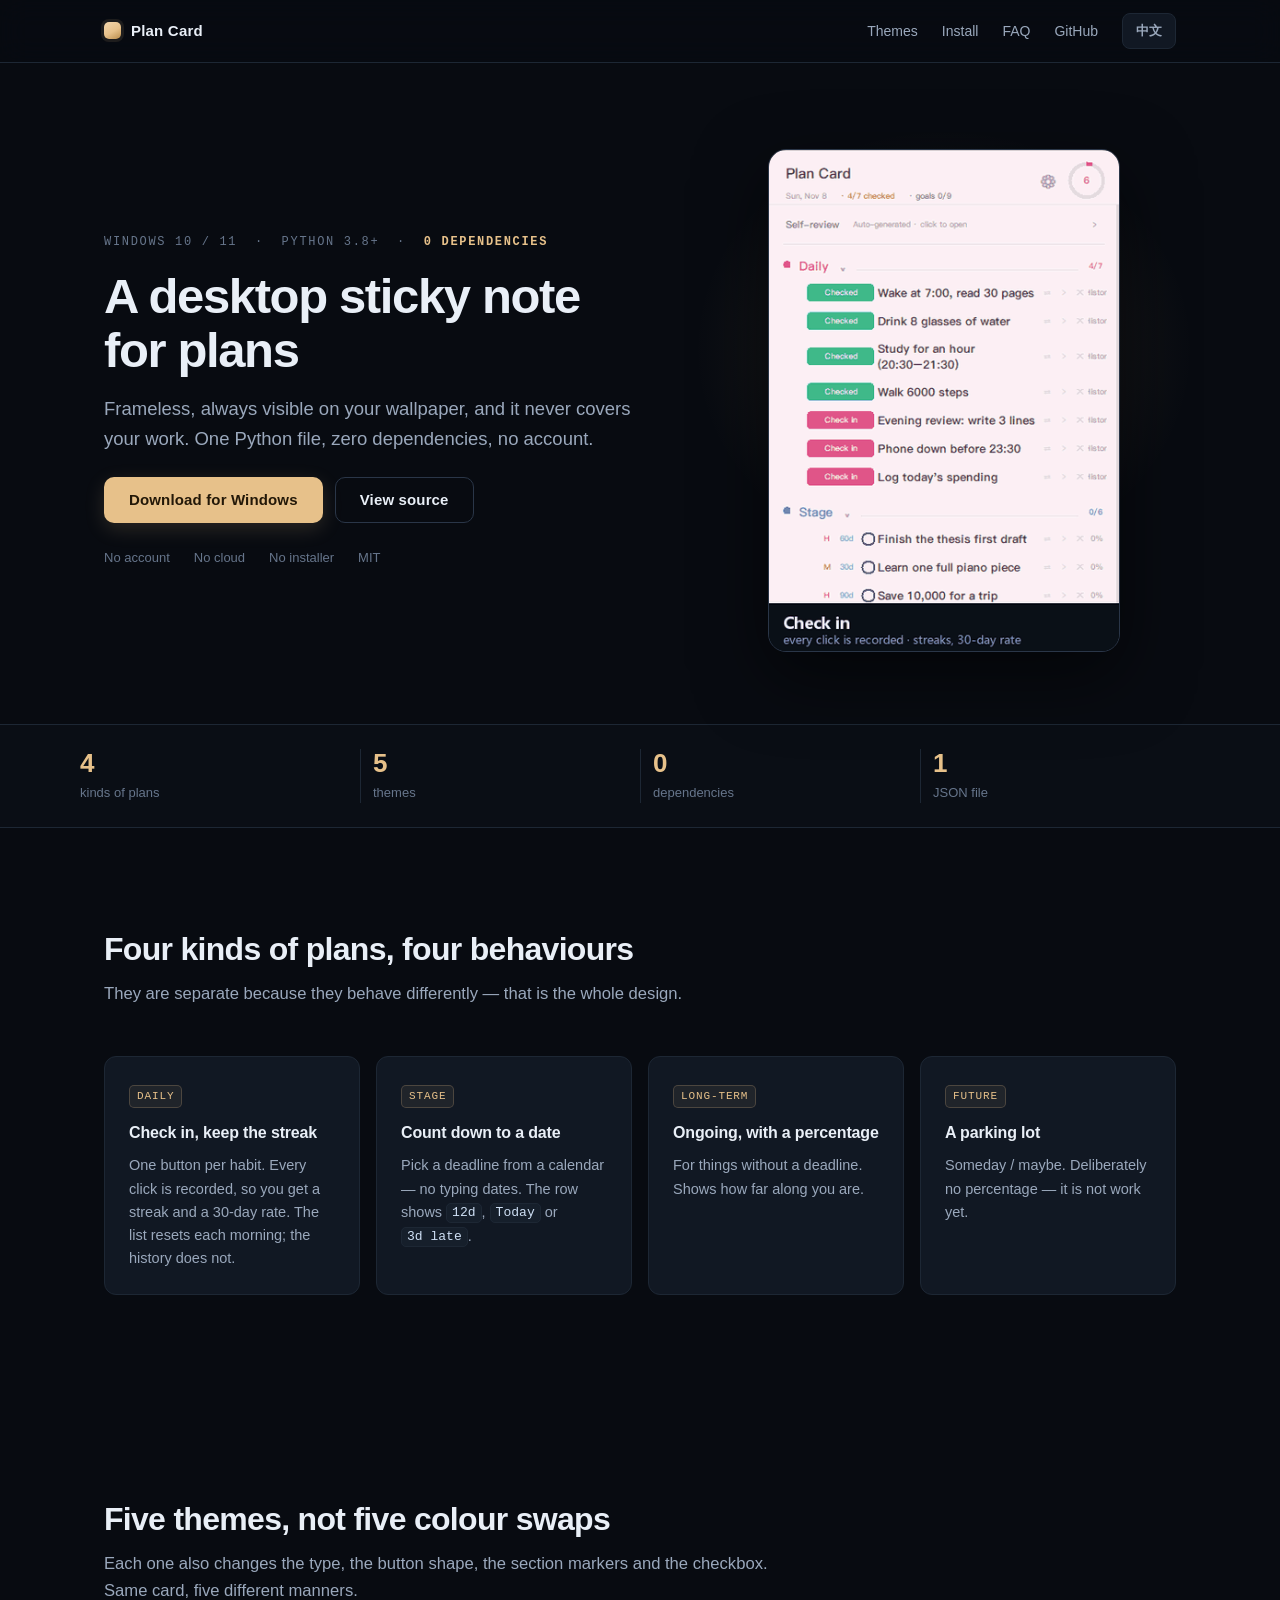
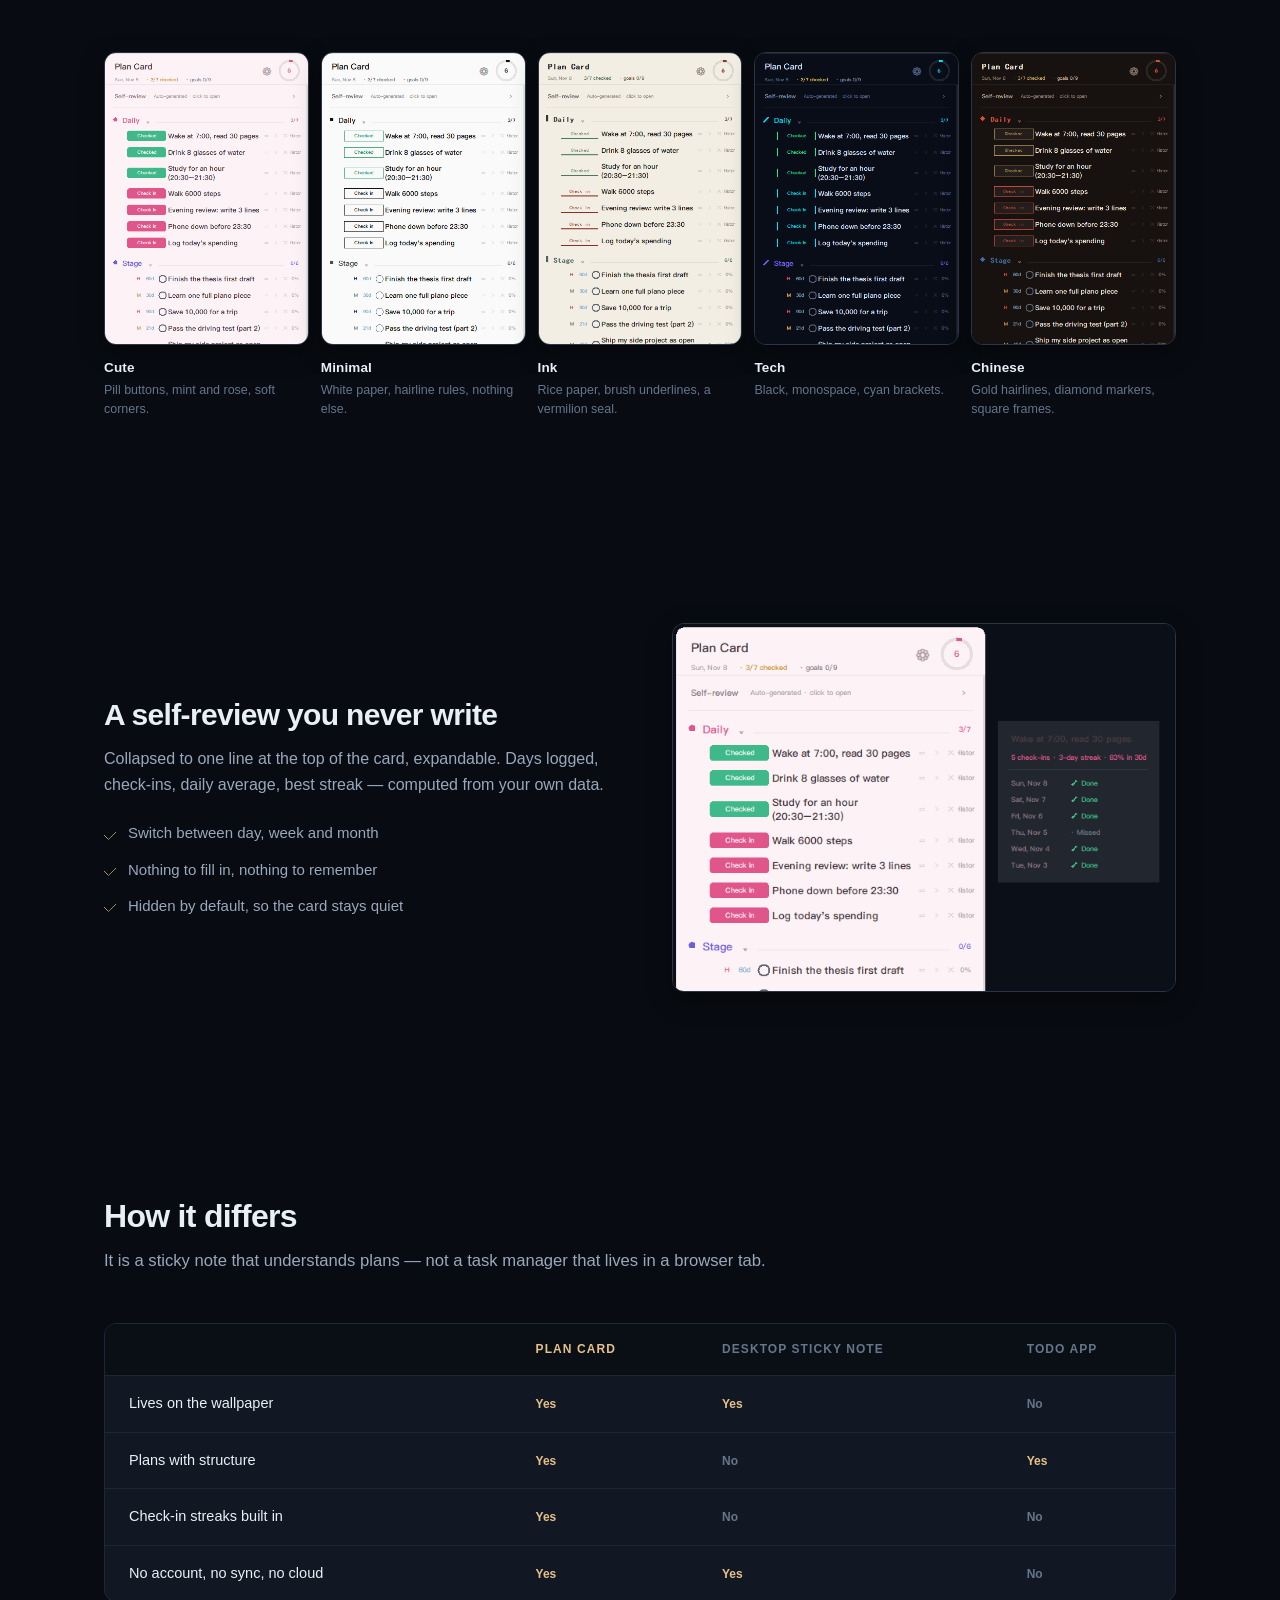
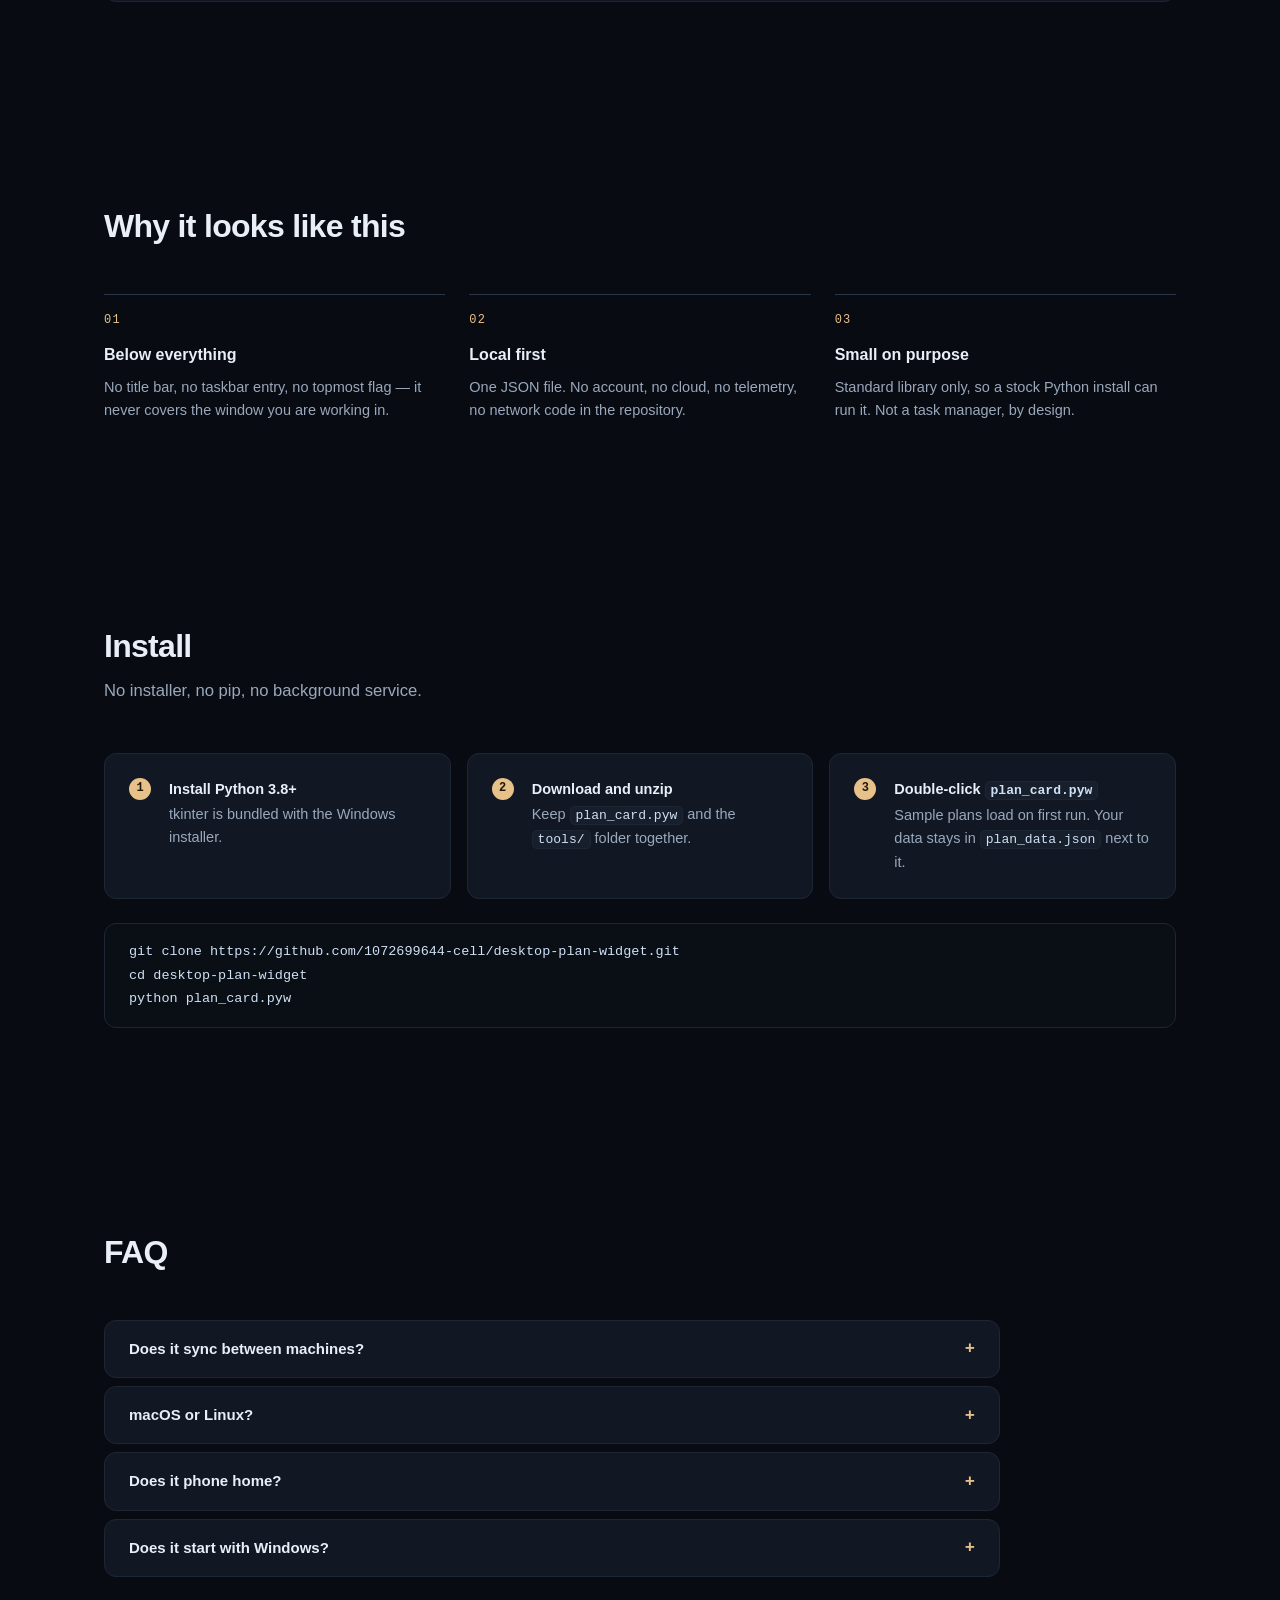
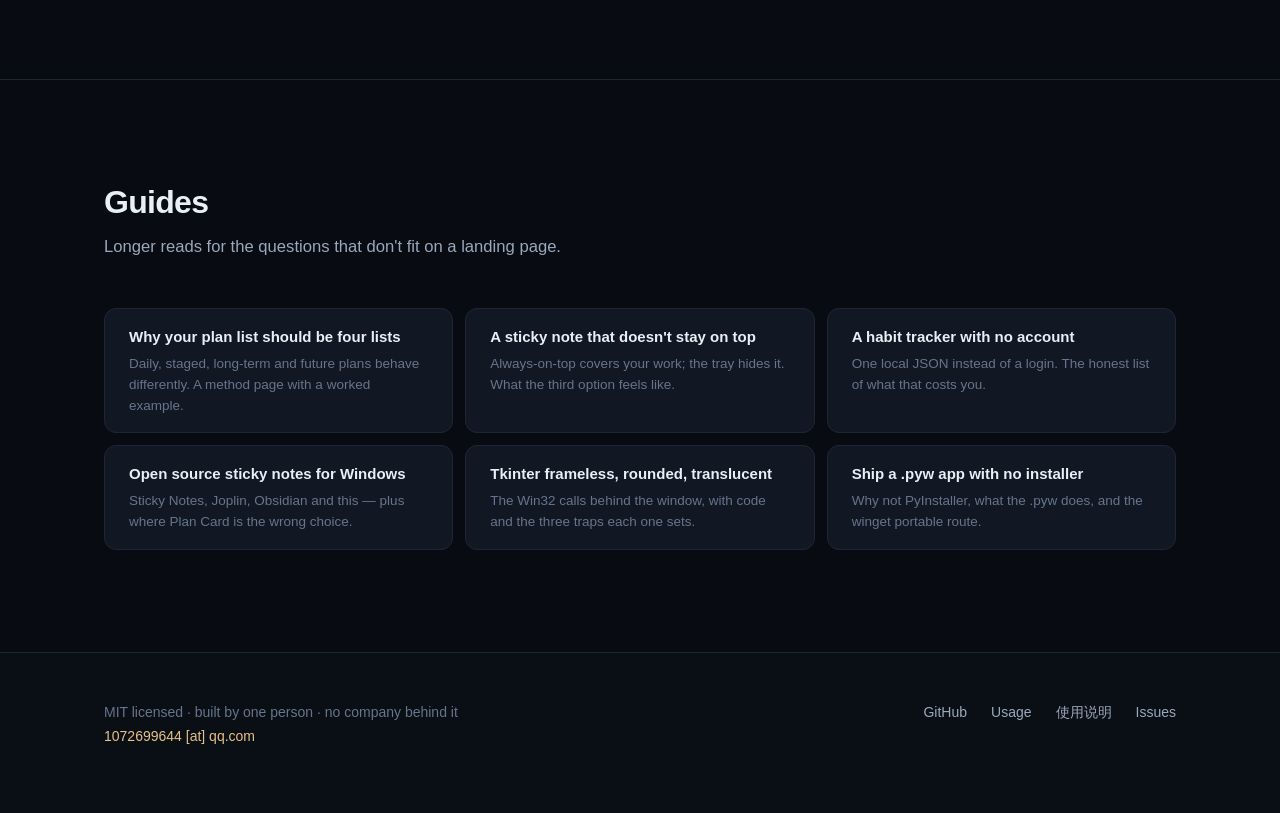
<file: docs/index.html>
<!DOCTYPE html>
<html lang="en">
<head>
<meta charset="utf-8">
<meta name="viewport" content="width=device-width, initial-scale=1">
<title>Plan Card — a desktop sticky note for plans on Windows</title>
<meta name="description" content="A frameless Windows desktop sticky note for plans: daily check-ins with streaks, staged goals with calendar deadlines, an auto-generated self-review and 5 themes. One Python file, zero dependencies, no account.">
<meta name="theme-color" content="#080B11">
<link rel="canonical" href="https://1072699644-cell.github.io/desktop-plan-widget/">

<meta property="og:type" content="website">
<meta property="og:site_name" content="Plan Card">
<meta property="og:locale" content="en_US">
<meta property="og:url" content="https://1072699644-cell.github.io/desktop-plan-widget/">
<meta property="og:title" content="Plan Card — a desktop sticky note for plans on Windows">
<meta property="og:description" content="Daily check-ins with streaks, staged goals with deadlines, auto self-review, 5 themes. One Python file, zero dependencies, local JSON.">
<meta property="og:image" content="https://1072699644-cell.github.io/desktop-plan-widget/shots/social-preview.png">
<meta property="og:image:width" content="1280">
<meta property="og:image:height" content="630">
<meta property="og:image:alt" content="Plan Card — a frameless desktop plan card on Windows">
<meta name="twitter:card" content="summary_large_image">
<meta name="twitter:title" content="Plan Card — a desktop sticky note for plans">
<meta name="twitter:description" content="Frameless Windows desktop plan card. Zero dependencies, one file.">
<meta name="twitter:image" content="https://1072699644-cell.github.io/desktop-plan-widget/shots/social-preview.png">
<meta name="twitter:image:alt" content="Plan Card — a frameless desktop plan card on Windows">

<link rel="stylesheet" href="assets/site.css">
<link rel="icon" href="data:image/svg+xml,%3Csvg xmlns='http://www.w3.org/2000/svg' viewBox='0 0 32 32'%3E%3Crect width='32' height='32' rx='9' fill='%23E7C18A'/%3E%3Crect x='7' y='9' width='18' height='3' rx='1.5' fill='%230A0E15'/%3E%3Crect x='7' y='15' width='18' height='3' rx='1.5' fill='%230A0E15' fill-opacity='0.55'/%3E%3Crect x='7' y='21' width='11' height='3' rx='1.5' fill='%230A0E15' fill-opacity='0.4'/%3E%3C/svg%3E">
</head>
<body>

<header>
  <div class="wrap nav">
    <a class="brand" href="#top"><span class="mark"></span>Plan Card</a>
    <nav class="nav-links">
      <a href="#themes" class="en">Themes</a><a href="#themes" class="zh">主题</a>
      <a href="#install" class="en">Install</a><a href="#install" class="zh">安装</a>
      <a href="#faq" class="en">FAQ</a><a href="#faq" class="zh">常见问题</a>
      <a href="https://github.com/1072699644-cell/desktop-plan-widget">GitHub</a>
      <button class="langsw" id="langBtn" type="button" aria-pressed="false">中文</button>
    </nav>
  </div>
</header>

<main id="top">

  <div class="wrap">
    <div class="hero">
      <div>
        <p class="eyebrow">
          <span class="en">Windows 10 / 11 &nbsp;·&nbsp; Python 3.8+ &nbsp;·&nbsp; <b>0 dependencies</b></span>
          <span class="zh">Windows 10 / 11 &nbsp;·&nbsp; Python 3.8+ &nbsp;·&nbsp; <b>零第三方依赖</b></span>
        </p>
        <h1 class="en">A desktop sticky note<br>for plans</h1>
        <h1 class="zh">一张贴在桌面上的便签<br>但它是四段计划</h1>
        <p class="lead en">Frameless, always visible on your wallpaper, and it never covers
          your work. One Python file, zero dependencies, no account.</p>
        <p class="lead zh">无边框、一直看得见、不挡任何窗口。单个 Python 文件，
          零第三方依赖，不需要账号。</p>
        <div class="cta">
          <a class="btn p" href="https://github.com/1072699644-cell/desktop-plan-widget/archive/refs/heads/main.zip">
            <span class="en">Download for Windows</span><span class="zh">下载（Windows）</span>
          </a>
          <a class="btn s" href="https://github.com/1072699644-cell/desktop-plan-widget">
            <span class="en">View source</span><span class="zh">查看源码</span>
          </a>
        </div>
        <div class="trust">
          <span class="en">No account</span><span class="zh">不要账号</span>
          <span class="en">No cloud</span><span class="zh">不联网</span>
          <span class="en">No installer</span><span class="zh">不装程序</span>
          <span>MIT</span>
        </div>
      </div>
      <div class="shot">
        <img data-src-en="shots/demo-en.gif" data-src-zh="shots/demo.gif"
             src="shots/demo-en.gif" width="380" height="543"
             alt="Plan Card: check in, open the self-review, switch themes">
      </div>
    </div>
  </div>

  <div class="strip">
    <div class="wrap strip-in">
      <div class="stat"><b>4</b>
        <span class="en">kinds of plans</span><span class="zh">段计划</span></div>
      <div class="stat"><b>5</b>
        <span class="en">themes</span><span class="zh">套主题</span></div>
      <div class="stat"><b>0</b>
        <span class="en">dependencies</span><span class="zh">第三方依赖</span></div>
      <div class="stat"><b>1</b>
        <span class="en">JSON file</span><span class="zh">JSON 文件</span></div>
    </div>
  </div>

  <section>
    <div class="wrap">
      <div class="sect-head">
        <h2 class="en">Four kinds of plans, four behaviours</h2>
        <h2 class="zh">四段计划，四种行为</h2>
        <p class="sub en">They are separate because they behave differently — that is the whole design.</p>
        <p class="sub zh">四段是因为它们行为不一样，这才是设计的核心。</p>
      </div>
      <div class="grid">
        <div class="card"><span class="chip">Daily</span>
          <h3 class="en">Check in, keep the streak</h3><h3 class="zh">打卡，留下连续天数</h3>
          <p class="en">One button per habit. Every click is recorded, so you get a
            streak and a 30-day rate. The list resets each morning; the history does not.</p>
          <p class="zh">一条习惯一个按钮。每次点击都记录，能看到连续天数和近 30 天打卡率。
            清单每天早上重置，记录不会。</p></div>
        <div class="card"><span class="chip">Stage</span>
          <h3 class="en">Count down to a date</h3><h3 class="zh">倒数到一个日期</h3>
          <p class="en">Pick a deadline from a calendar — no typing dates. The row shows
            <code>12d</code>, <code>Today</code> or <code>3d late</code>.</p>
          <p class="zh">点日历选期限，不用手打日期。行内显示
            <code>剩 12 天</code>、<code>今天</code> 或 <code>逾期 3 天</code>。</p></div>
        <div class="card"><span class="chip">Long-term</span>
          <h3 class="en">Ongoing, with a percentage</h3><h3 class="zh">长期，带百分比</h3>
          <p class="en">For things without a deadline. Shows how far along you are.</p>
          <p class="zh">不设期限的事，显示完成百分比。</p></div>
        <div class="card"><span class="chip">Future</span>
          <h3 class="en">A parking lot</h3><h3 class="zh">暂存区</h3>
          <p class="en">Someday / maybe. Deliberately no percentage — it is not work yet.</p>
          <p class="zh">以后想做的。故意不给百分比——它还不是任务。</p></div>
      </div>
    </div>
  </section>

  <section id="themes">
    <div class="wrap">
      <div class="sect-head">
        <h2 class="en">Five themes, not five colour swaps</h2>
        <h2 class="zh">五套主题，不只是换色号</h2>
        <p class="sub en">Each one also changes the type, the button shape, the section
          markers and the checkbox. Same card, five different manners.</p>
        <p class="sub zh">每套连带字体、按钮形态、段标识、勾选框一起换。
          同一张卡，五种性格。</p>
      </div>
      <div class="themes">
        <div class="th">
          <img data-src-en="shots/theme-cute-en.png" data-src-zh="shots/theme-cute.png"
               src="shots/theme-cute-en.png" width="396" height="566" decoding="async"
               alt="Cute theme: pill buttons in mint and rose on a lavender card">
          <div><b class="en">Cute</b><b class="zh">可爱</b>
            <span class="en">Pill buttons, mint and rose, soft corners.</span>
            <span class="zh">胶囊按钮、薄荷配玫瑰、圆角很软。</span></div>
        </div>
        <div class="th">
          <img data-src-en="shots/theme-minimal-en.png" data-src-zh="shots/theme-minimal.png"
               src="shots/theme-minimal-en.png" width="396" height="566" decoding="async"
               alt="Minimal theme: white paper, hairline outlines, no colour">
          <div><b class="en">Minimal</b><b class="zh">极简</b>
            <span class="en">White paper, hairline rules, nothing else.</span>
            <span class="zh">白纸、发丝线，别的一概没有。</span></div>
        </div>
        <div class="th">
          <img data-src-en="shots/theme-ink-en.png" data-src-zh="shots/theme-ink.png"
               src="shots/theme-ink-en.png" width="396" height="566" decoding="async"
               alt="Ink theme: rice paper background, brush underline, vermilion seal">
          <div><b class="en">Ink</b><b class="zh">水墨</b>
            <span class="en">Rice paper, brush underlines, a vermilion seal.</span>
            <span class="zh">米色宣纸、毛笔下划线、朱红印章。</span></div>
        </div>
        <div class="th">
          <img data-src-en="shots/theme-tech-en.png" data-src-zh="shots/theme-tech.png"
               src="shots/theme-tech-en.png" width="396" height="566" decoding="async"
               alt="Tech theme: black card, monospace type, cyan brackets">
          <div><b class="en">Tech</b><b class="zh">科技</b>
            <span class="en">Black, monospace, cyan brackets.</span>
            <span class="zh">纯黑、等宽字、青色方括号。</span></div>
        </div>
        <div class="th">
          <img data-src-en="shots/theme-cn-en.png" data-src-zh="shots/theme-cn.png"
               src="shots/theme-cn-en.png" width="396" height="566" decoding="async"
               alt="Chinese theme: deep card, gold hairlines, diamond markers">
          <div><b class="en">Chinese</b><b class="zh">中式</b>
            <span class="en">Gold hairlines, diamond markers, square frames.</span>
            <span class="zh">金线、菱形标记、方形描边框。</span></div>
        </div>
      </div>
    </div>
  </section>

  <section>
    <div class="wrap split">
      <div class="split-body">
        <h2 class="en">A self-review you never write</h2>
        <h2 class="zh">一份不用你写的自我总结</h2>
        <p class="en">Collapsed to one line at the top of the card, expandable. Days
          logged, check-ins, daily average, best streak — computed from your own data.</p>
        <p class="zh">默认收在最上面一行，点开才看。有记录天数、打卡次数、日均完成、
          最长连续——全部由你自己的数据算出来。</p>
        <ul class="ticks">
          <li class="en">Switch between day, week and month</li>
          <li class="zh">可切日 / 周 / 月</li>
          <li class="en">Nothing to fill in, nothing to remember</li>
          <li class="zh">不用填、不用记</li>
          <li class="en">Hidden by default, so the card stays quiet</li>
          <li class="zh">默认隐藏，卡片保持安静</li>
        </ul>
      </div>
      <div class="split-media">
        <img data-src-en="shots/history-en.png" data-src-zh="shots/history.png"
             src="shots/history-en.png" width="643" height="470" decoding="async"
             alt="Check-in history: check-ins, streak and 30-day rate">
      </div>
    </div>
  </section>

  <section>
    <div class="wrap">
      <div class="sect-head">
        <h2 class="en">How it differs</h2>
        <h2 class="zh">跟别的不一样在哪</h2>
        <p class="sub en">It is a sticky note that understands plans — not a task manager
          that lives in a browser tab.</p>
        <p class="sub zh">它是一个懂计划的便签，不是一个住在浏览器标签页里的任务管理器。</p>
      </div>
      <div class="tbl-wrap">
        <table>
          <thead>
            <tr>
              <th></th>
              <th>Plan Card</th>
              <th class="en">Desktop sticky note</th><th class="zh">桌面便签</th>
              <th class="en">Todo app</th><th class="zh">待办 App</th>
            </tr>
          </thead>
          <tbody>
            <tr>
              <td class="en">Lives on the wallpaper</td><td class="zh">贴在桌面上</td>
              <td class="y"></td><td class="y"></td><td class="n"></td>
            </tr>
            <tr>
              <td class="en">Plans with structure</td><td class="zh">有结构的计划</td>
              <td class="y"></td><td class="n"></td><td class="y"></td>
            </tr>
            <tr>
              <td class="en">Check-in streaks built in</td><td class="zh">自带打卡连续天数</td>
              <td class="y"></td><td class="n"></td><td class="n"></td>
            </tr>
            <tr>
              <td class="en">No account, no sync, no cloud</td><td class="zh">不要账号、不同步、不上云</td>
              <td class="y"></td><td class="y"></td><td class="n"></td>
            </tr>
          </tbody>
        </table>
      </div>
    </div>
  </section>

  <section>
    <div class="wrap">
      <div class="sect-head">
        <h2 class="en">Why it looks like this</h2>
        <h2 class="zh">为什么长这样</h2>
      </div>
      <div class="why">
        <div><em>01</em>
          <h3 class="en">Below everything</h3><h3 class="zh">沉在下面</h3>
          <p class="en">No title bar, no taskbar entry, no topmost flag — it never covers
            the window you are working in.</p>
          <p class="zh">没有标题栏、不占任务栏、不置顶——永远不遮住你正在用的窗口。</p></div>
        <div><em>02</em>
          <h3 class="en">Local first</h3><h3 class="zh">本地优先</h3>
          <p class="en">One JSON file. No account, no cloud, no telemetry, no network
            code in the repository.</p>
          <p class="zh">就一个 JSON 文件。没有账号、没有云、没有埋点，仓库里没有一行联网代码。</p></div>
        <div><em>03</em>
          <h3 class="en">Small on purpose</h3><h3 class="zh">刻意做小</h3>
          <p class="en">Standard library only, so a stock Python install can run it.
            Not a task manager, by design.</p>
          <p class="zh">只用标准库，装个 Python 就能跑。刻意不是任务管理器。</p></div>
      </div>
    </div>
  </section>

  <section id="install">
    <div class="wrap">
      <div class="sect-head">
        <h2 class="en">Install</h2><h2 class="zh">安装</h2>
        <p class="sub en">No installer, no pip, no background service.</p>
        <p class="sub zh">没有安装程序、不需要 pip、没有后台服务。</p>
      </div>
      <ol class="steps">
        <li><b class="en">Install Python 3.8+</b><b class="zh">装 Python 3.8+</b>
          <span class="en">tkinter is bundled with the Windows installer.</span>
          <span class="zh">Windows 版自带 tkinter。</span></li>
        <li><b class="en">Download and unzip</b><b class="zh">下载并解压</b>
          <span class="en">Keep <code>plan_card.pyw</code> and the <code>tools/</code> folder together.</span>
          <span class="zh"><code>plan_card.pyw</code> 和 <code>tools/</code> 文件夹要放在一起。</span></li>
        <li><b class="en">Double-click <code>plan_card.pyw</code></b><b class="zh">双击 <code>plan_card.pyw</code></b>
          <span class="en">Sample plans load on first run. Your data stays in <code>plan_data.json</code> next to it.</span>
          <span class="zh">首次启动载入示例计划。数据写在同目录的 <code>plan_data.json</code>。</span></li>
      </ol>
      <pre><code id="clone">git clone https://github.com/1072699644-cell/desktop-plan-widget.git
cd desktop-plan-widget
python plan_card.pyw</code></pre>
    </div>
  </section>

  <section id="faq">
    <div class="wrap">
      <div class="sect-head"><h2>FAQ</h2></div>
      <div class="faq">
        <details>
          <summary><span class="en">Does it sync between machines?</span><span class="zh">会同步到别的电脑吗？</span></summary>
          <p class="en">No. There is one <code>plan_data.json</code> — copy it yourself if you move.</p>
          <p class="zh">不会。只有一个 <code>plan_data.json</code>，想搬就自己拷过去。</p></details>
        <details>
          <summary><span class="en">macOS or Linux?</span><span class="zh">支持 macOS / Linux 吗？</span></summary>
          <p class="en">Not supported. The frameless rounded translucent window relies on Win32
            (<code>SetWindowRgn</code>, layered windows).</p>
          <p class="zh">不支持。无边框圆角半透明依赖 Win32（<code>SetWindowRgn</code>、分层窗口）。</p></details>
        <details>
          <summary><span class="en">Does it phone home?</span><span class="zh">会联网吗？</span></summary>
          <p class="en">There is no network code in the repository at all.</p>
          <p class="zh">仓库里没有任何联网代码。</p></details>
        <details>
          <summary><span class="en">Does it start with Windows?</span><span class="zh">会开机自启吗？</span></summary>
          <p class="en">Not by itself — put a shortcut in <code>shell:startup</code>.</p>
          <p class="zh">不会。想自启就把快捷方式放进 <code>shell:startup</code>。</p></details>
      </div>
    </div>
  </section>

  <section id="guides" class="guides">
    <div class="wrap">
      <div class="sect-head">
        <h2 class="en">Guides</h2><h2 class="zh">长文指南</h2>
        <p class="sub en">Longer reads for the questions that don't fit on a landing page.</p>
        <p class="sub zh">落地页放不下的问题，写成了六篇长文（目前为英文）。</p>
      </div>
      <ul class="guide-list">
        <li><a href="pages/four-kinds-of-plans.html">
          <b>Why your plan list should be four lists</b>
          <span>Daily, staged, long-term and future plans behave differently. A method page with a worked example.</span></a></li>
        <li><a href="pages/sticky-note-that-does-not-stay-on-top.html">
          <b>A sticky note that doesn't stay on top</b>
          <span>Always-on-top covers your work; the tray hides it. What the third option feels like.</span></a></li>
        <li><a href="pages/habit-tracker-without-an-account.html">
          <b>A habit tracker with no account</b>
          <span>One local JSON instead of a login. The honest list of what that costs you.</span></a></li>
        <li><a href="pages/open-source-sticky-notes-for-windows.html">
          <b>Open source sticky notes for Windows</b>
          <span>Sticky Notes, Joplin, Obsidian and this — plus where Plan Card is the wrong choice.</span></a></li>
        <li><a href="pages/tkinter-frameless-rounded-window.html">
          <b>Tkinter frameless, rounded, translucent</b>
          <span>The Win32 calls behind the window, with code and the three traps each one sets.</span></a></li>
        <li><a href="pages/ship-python-pyw-app-without-installer.html">
          <b>Ship a .pyw app with no installer</b>
          <span>Why not PyInstaller, what the .pyw does, and the winget portable route.</span></a></li>
      </ul>
    </div>
  </section>

</main>

<footer>
  <div class="wrap foot">
    <div class="foot-l">
      <span class="en">MIT licensed · built by one person · no company behind it</span>
      <span class="zh">MIT 协议 · 一个人写的 · 背后没有公司</span>
      <br><a href="mailto:1072699644@qq.com">1072699644 [at] qq.com</a>
    </div>
    <div class="foot-r">
      <a href="https://github.com/1072699644-cell/desktop-plan-widget">GitHub</a>
      <a href="https://github.com/1072699644-cell/desktop-plan-widget/blob/main/docs/Usage.md">Usage</a>
      <a href="https://github.com/1072699644-cell/desktop-plan-widget/blob/main/docs/%E4%BD%BF%E7%94%A8%E8%AF%B4%E6%98%8E.md">使用说明</a>
      <a href="https://github.com/1072699644-cell/desktop-plan-widget/issues">Issues</a>
    </div>
  </div>
</footer>

<script>
(function(){
  var btn = document.getElementById('langBtn');
  function setCN(on){
    document.body.classList.toggle('cn', on);
    btn.textContent = on ? 'English' : '中文';
    btn.setAttribute('aria-pressed', on ? 'true' : 'false');
    document.documentElement.lang = on ? 'zh-CN' : 'en';
    var pics = document.querySelectorAll('img[data-src-en]');
    for (var i = 0; i < pics.length; i++) {
      var src = on ? pics[i].getAttribute('data-src-zh')
                   : pics[i].getAttribute('data-src-en');
      if (src && pics[i].getAttribute('src') !== src) { pics[i].src = src; }
    }
    try { localStorage.setItem('pc-lang', on ? 'zh' : 'en'); } catch(e){}
  }
  btn.addEventListener('click', function(){
    setCN(!document.body.classList.contains('cn'));
  });
  var saved = null;
  try { saved = localStorage.getItem('pc-lang'); } catch(e){}
  if (saved === 'zh' || (!saved && (navigator.language||'').toLowerCase().indexOf('zh') === 0)) {
    setCN(true);
  }
})();
</script>

<script type="application/ld+json">
{
  "@context": "https://schema.org",
  "@type": "SoftwareApplication",
  "name": "Plan Card",
  "alternateName": "desktop-plan-widget",
  "applicationCategory": "ProductivityApplication",
  "operatingSystem": "Windows 10, Windows 11",
  "description": "A frameless Windows desktop sticky note for plans: daily check-ins with streaks, staged goals with calendar deadlines, an auto-generated self-review and five themes. One Python file, zero dependencies.",
  "url": "https://1072699644-cell.github.io/desktop-plan-widget/",
  "downloadUrl": "https://github.com/1072699644-cell/desktop-plan-widget/archive/refs/heads/main.zip",
  "codeRepository": "https://github.com/1072699644-cell/desktop-plan-widget",
  "license": "https://github.com/1072699644-cell/desktop-plan-widget/blob/main/LICENSE",
  "offers": {"@type": "Offer", "price": "0", "priceCurrency": "USD"},
  "screenshot": "https://1072699644-cell.github.io/desktop-plan-widget/shots/hero.png",
  "image": "https://1072699644-cell.github.io/desktop-plan-widget/shots/social-preview.png"
}
</script>
</body>
</html>
</file>
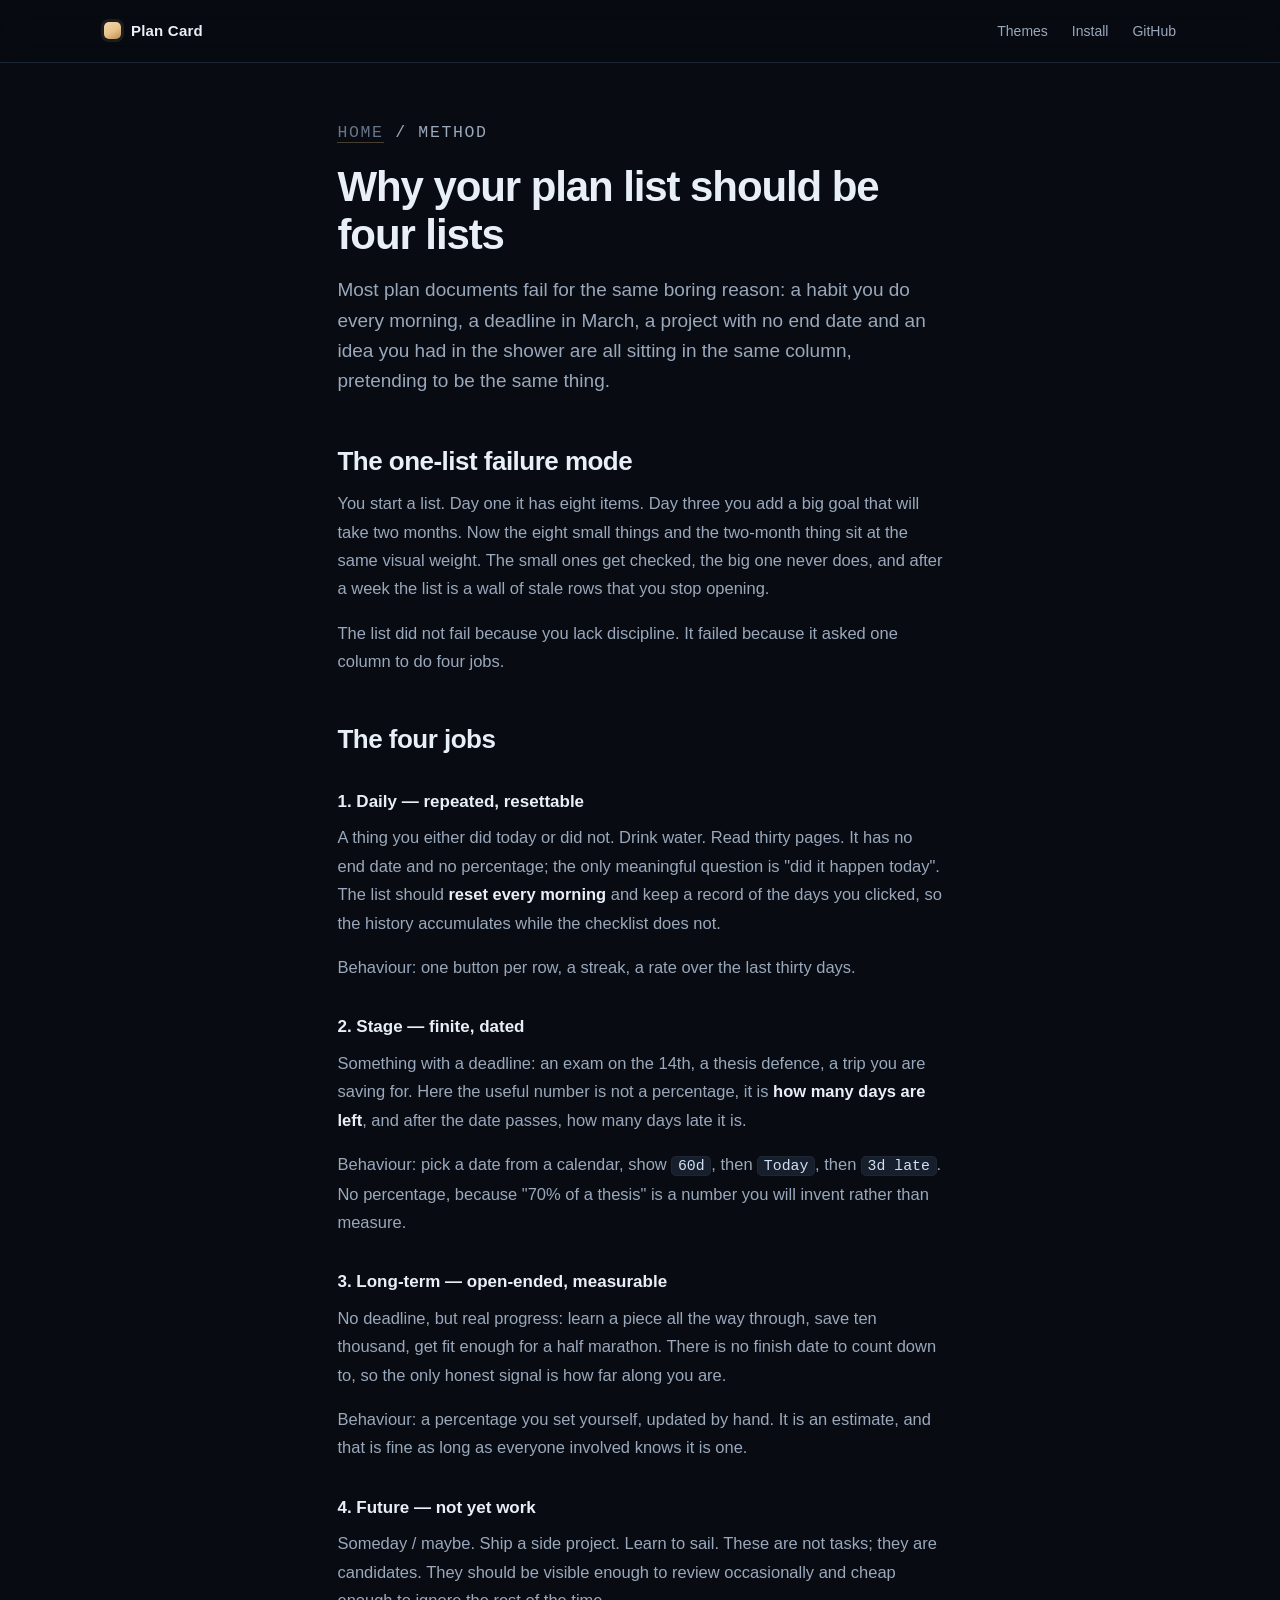
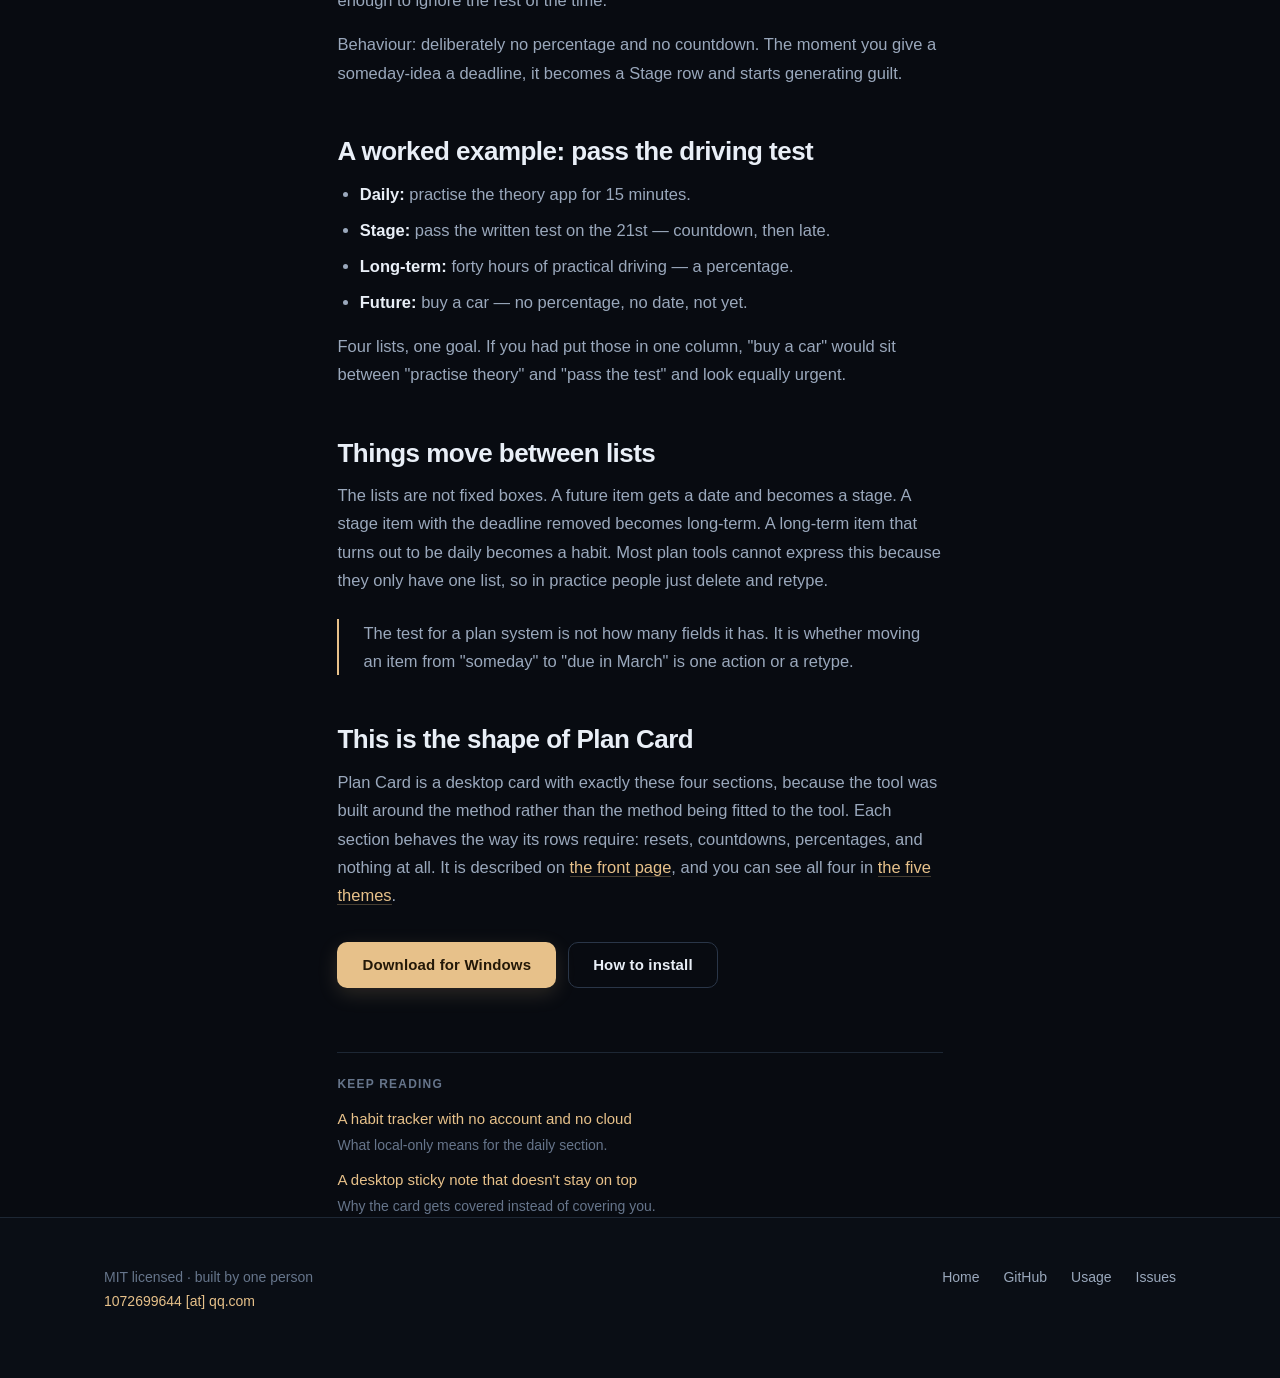
<file: docs/pages/four-kinds-of-plans.html>
<!DOCTYPE html>
<html lang="en">
<head>
<meta charset="utf-8">
<meta name="viewport" content="width=device-width, initial-scale=1">
<title>Why your plan list should be four lists, not one</title>
<meta name="description" content="Daily check-ins, staged goals with a deadline, ongoing work with a percentage, and someday/maybe ideas behave in four different ways. Putting them in one list is why the list stops being used.">
<meta name="theme-color" content="#080B11">
<link rel="canonical" href="https://1072699644-cell.github.io/desktop-plan-widget/pages/four-kinds-of-plans.html">
<meta property="og:type" content="article">
<meta property="og:site_name" content="Plan Card">
<meta property="og:url" content="https://1072699644-cell.github.io/desktop-plan-widget/pages/four-kinds-of-plans.html">
<meta property="og:title" content="Why your plan list should be four lists, not one">
<meta property="og:description" content="A method page: four kinds of plans, four behaviours, and a worked example.">
<meta property="og:image" content="https://1072699644-cell.github.io/desktop-plan-widget/shots/social-preview.png">
<meta name="twitter:card" content="summary_large_image">
<link rel="stylesheet" href="../assets/site.css">
<link rel="icon" href="data:image/svg+xml,%3Csvg xmlns='http://www.w3.org/2000/svg' viewBox='0 0 32 32'%3E%3Crect width='32' height='32' rx='9' fill='%23E7C18A'/%3E%3Crect x='7' y='9' width='18' height='3' rx='1.5' fill='%230A0E15'/%3E%3Crect x='7' y='15' width='18' height='3' rx='1.5' fill='%230A0E15' fill-opacity='0.55'/%3E%3Crect x='7' y='21' width='11' height='3' rx='1.5' fill='%230A0E15' fill-opacity='0.4'/%3E%3C/svg%3E">
</head>
<body>

<header>
  <div class="wrap nav">
    <a class="brand" href="../index.html"><span class="mark"></span>Plan Card</a>
    <nav class="nav-links">
      <a href="../index.html#themes">Themes</a>
      <a href="../index.html#install">Install</a>
      <a href="https://github.com/1072699644-cell/desktop-plan-widget">GitHub</a>
    </nav>
  </div>
</header>

<main>
  <div class="wrap">
    <article class="prose">
      <p class="crumb"><a href="../index.html">Home</a> / Method</p>
      <h1>Why your plan list should be four lists</h1>
      <p class="lead">Most plan documents fail for the same boring reason: a habit you do
        every morning, a deadline in March, a project with no end date and an idea you had in
        the shower are all sitting in the same column, pretending to be the same thing.</p>

      <h2>The one-list failure mode</h2>
      <p>You start a list. Day one it has eight items. Day three you add a big goal that will
        take two months. Now the eight small things and the two-month thing sit at the same
        visual weight. The small ones get checked, the big one never does, and after a week
        the list is a wall of stale rows that you stop opening.</p>
      <p>The list did not fail because you lack discipline. It failed because it asked one
        column to do four jobs.</p>

      <h2>The four jobs</h2>
      <h3>1. Daily — repeated, resettable</h3>
      <p>A thing you either did today or did not. Drink water. Read thirty pages. It has no
        end date and no percentage; the only meaningful question is "did it happen today".
        The list should <strong>reset every morning</strong> and keep a record of the days
        you clicked, so the history accumulates while the checklist does not.</p>
      <p>Behaviour: one button per row, a streak, a rate over the last thirty days.</p>

      <h3>2. Stage — finite, dated</h3>
      <p>Something with a deadline: an exam on the 14th, a thesis defence, a trip you are
        saving for. Here the useful number is not a percentage, it is <strong>how many days
        are left</strong>, and after the date passes, how many days late it is.</p>
      <p>Behaviour: pick a date from a calendar, show <code>60d</code>, then
        <code>Today</code>, then <code>3d late</code>. No percentage, because "70% of a
        thesis" is a number you will invent rather than measure.</p>

      <h3>3. Long-term — open-ended, measurable</h3>
      <p>No deadline, but real progress: learn a piece all the way through, save ten
        thousand, get fit enough for a half marathon. There is no finish date to count down
        to, so the only honest signal is how far along you are.</p>
      <p>Behaviour: a percentage you set yourself, updated by hand. It is an estimate, and
        that is fine as long as everyone involved knows it is one.</p>

      <h3>4. Future — not yet work</h3>
      <p>Someday / maybe. Ship a side project. Learn to sail. These are not tasks; they are
        candidates. They should be visible enough to review occasionally and cheap enough to
        ignore the rest of the time.</p>
      <p>Behaviour: deliberately no percentage and no countdown. The moment you give a
        someday-idea a deadline, it becomes a Stage row and starts generating guilt.</p>

      <h2>A worked example: pass the driving test</h2>
      <ul>
        <li><strong>Daily:</strong> practise the theory app for 15 minutes.</li>
        <li><strong>Stage:</strong> pass the written test on the 21st — countdown, then late.</li>
        <li><strong>Long-term:</strong> forty hours of practical driving — a percentage.</li>
        <li><strong>Future:</strong> buy a car — no percentage, no date, not yet.</li>
      </ul>
      <p>Four lists, one goal. If you had put those in one column, "buy a car" would sit
        between "practise theory" and "pass the test" and look equally urgent.</p>

      <h2>Things move between lists</h2>
      <p>The lists are not fixed boxes. A future item gets a date and becomes a stage. A stage
        item with the deadline removed becomes long-term. A long-term item that turns out to
        be daily becomes a habit. Most plan tools cannot express this because they only have
        one list, so in practice people just delete and retype.</p>

      <blockquote>
        <p>The test for a plan system is not how many fields it has. It is whether moving an
          item from "someday" to "due in March" is one action or a retype.</p>
      </blockquote>

      <h2>This is the shape of Plan Card</h2>
      <p>Plan Card is a desktop card with exactly these four sections, because the tool was
        built around the method rather than the method being fitted to the tool. Each section
        behaves the way its rows require: resets, countdowns, percentages, and nothing at all.
        It is described on <a href="../index.html">the front page</a>, and you can see all
        four in <a href="../index.html#themes">the five themes</a>.</p>

      <div class="cta-row">
        <a class="btn p" href="https://github.com/1072699644-cell/desktop-plan-widget/archive/refs/heads/main.zip">Download for Windows</a>
        <a class="btn s" href="../index.html#install">How to install</a>
      </div>
    </article>

    <nav class="related">
      <h2>Keep reading</h2>
      <ul>
        <li><a href="../pages/habit-tracker-without-an-account.html">A habit tracker with no account and no cloud</a>
          <span>What local-only means for the daily section.</span></li>
        <li><a href="../pages/sticky-note-that-does-not-stay-on-top.html">A desktop sticky note that doesn't stay on top</a>
          <span>Why the card gets covered instead of covering you.</span></li>
      </ul>
    </nav>
  </div>
</main>

<footer>
  <div class="wrap foot">
    <div class="foot-l">MIT licensed · built by one person<br>
      <a href="mailto:1072699644@qq.com">1072699644 [at] qq.com</a></div>
    <div class="foot-r">
      <a href="../index.html">Home</a>
      <a href="https://github.com/1072699644-cell/desktop-plan-widget">GitHub</a>
      <a href="https://github.com/1072699644-cell/desktop-plan-widget/blob/main/docs/Usage.md">Usage</a>
      <a href="https://github.com/1072699644-cell/desktop-plan-widget/issues">Issues</a>
    </div>
  </div>
</footer>

<script type="application/ld+json">
{
  "@context": "https://schema.org",
  "@type": "TechArticle",
  "headline": "Why your plan list should be four lists, not one",
  "about": "Planning method: daily habits, staged goals, long-term goals and future ideas",
  "author": {"@type": "Person", "name": "Plan Card"},
  "mainEntityOfPage": "https://1072699644-cell.github.io/desktop-plan-widget/pages/four-kinds-of-plans.html"
}
</script>
</body>
</html>
</file>
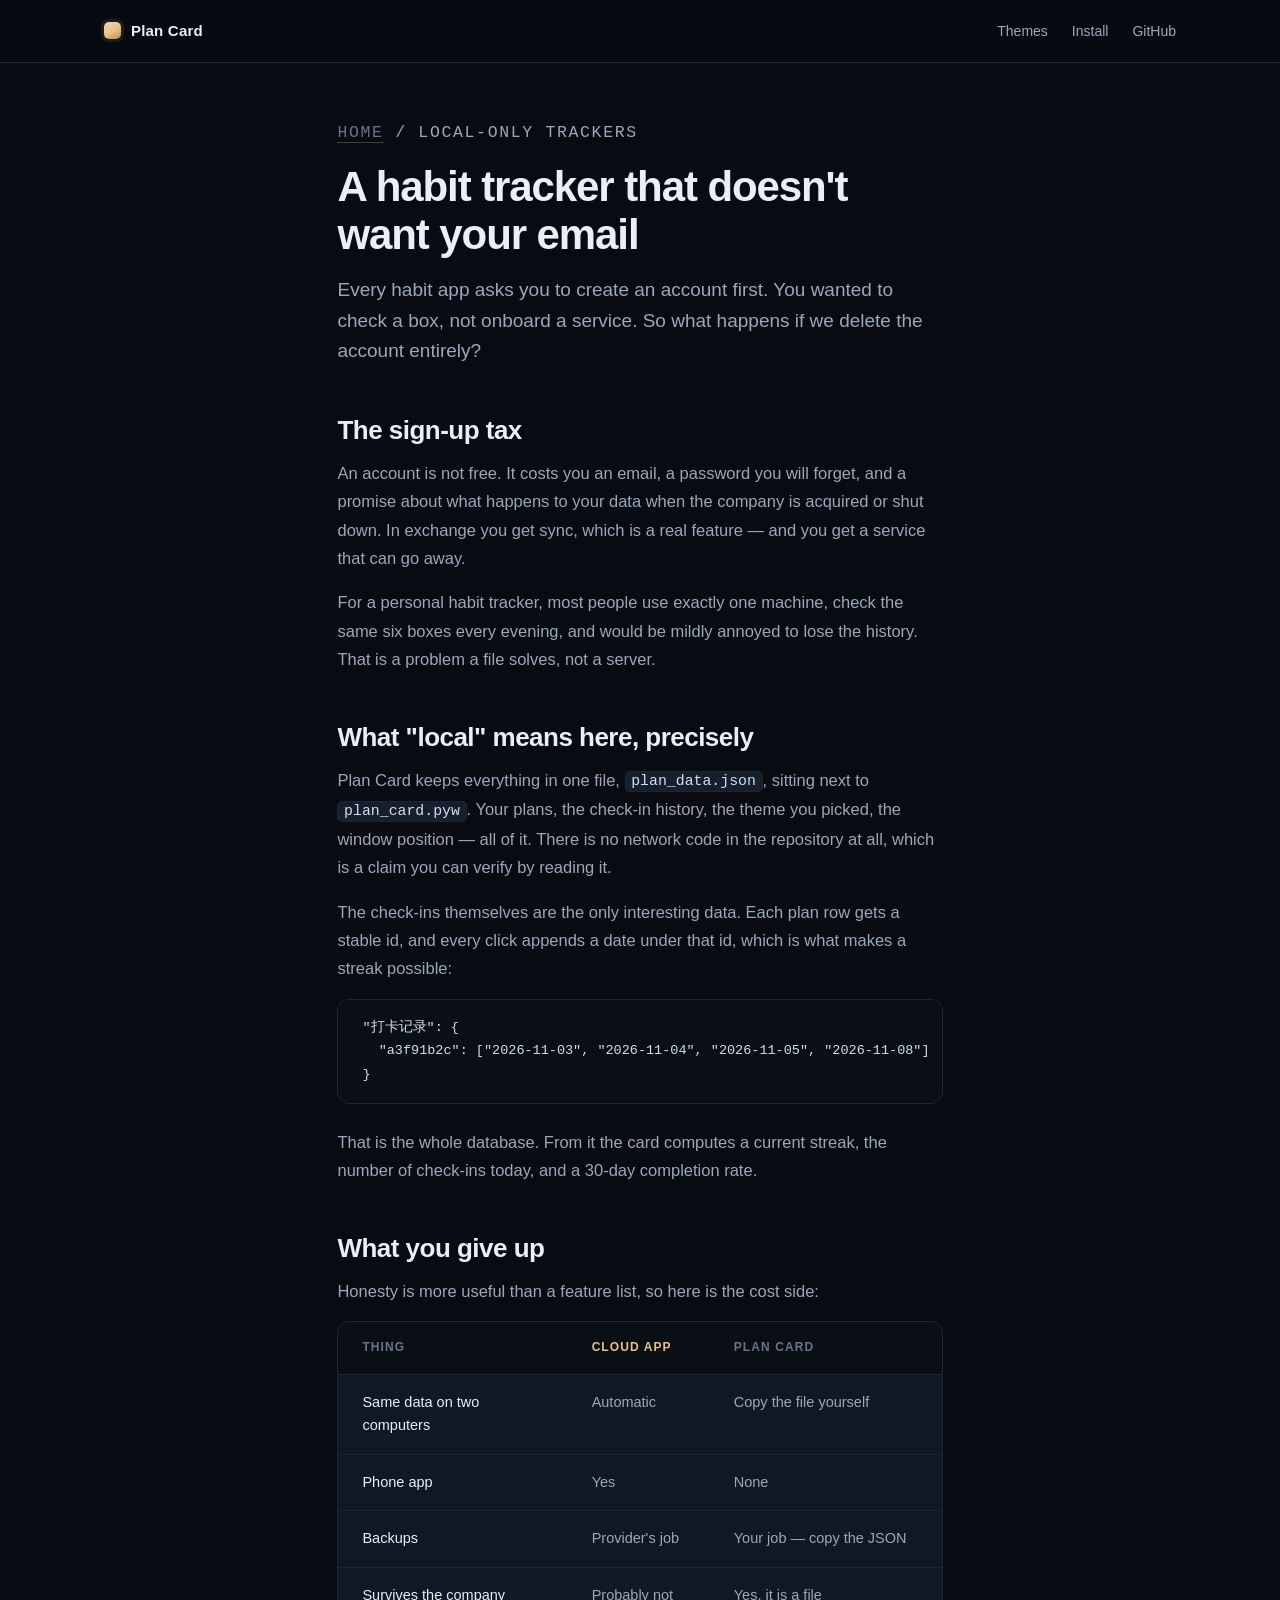
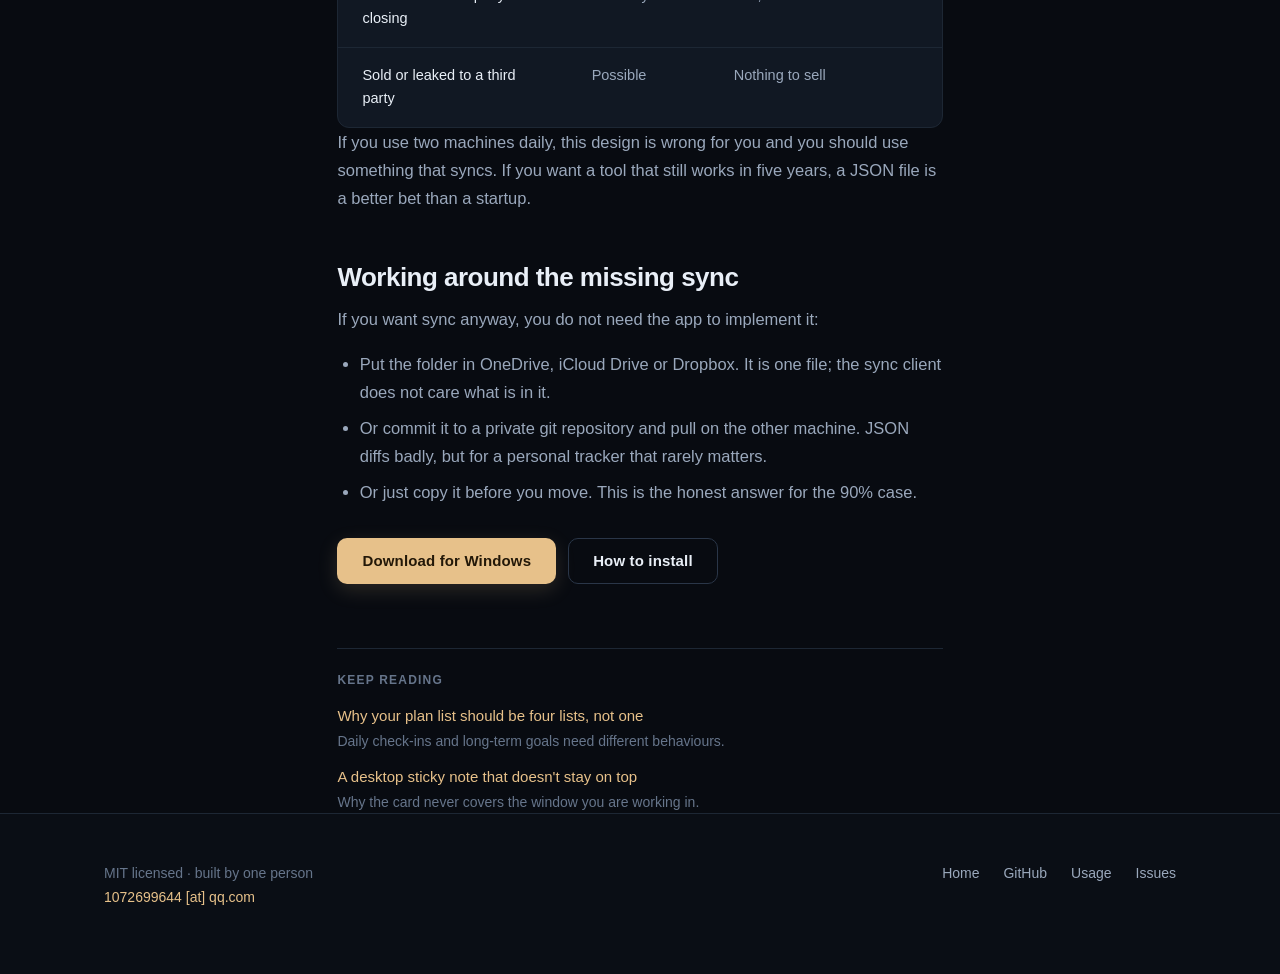
<file: docs/pages/habit-tracker-without-an-account.html>
<!DOCTYPE html>
<html lang="en">
<head>
<meta charset="utf-8">
<meta name="viewport" content="width=device-width, initial-scale=1">
<title>A habit tracker with no account, no cloud and no sync</title>
<meta name="description" content="What you actually give up when a habit tracker stores everything in one local JSON file — and why that trade is still worth it for a personal desktop tool.">
<meta name="theme-color" content="#080B11">
<link rel="canonical" href="https://1072699644-cell.github.io/desktop-plan-widget/pages/habit-tracker-without-an-account.html">
<meta property="og:type" content="article">
<meta property="og:site_name" content="Plan Card">
<meta property="og:url" content="https://1072699644-cell.github.io/desktop-plan-widget/pages/habit-tracker-without-an-account.html">
<meta property="og:title" content="A habit tracker with no account, no cloud and no sync">
<meta property="og:description" content="One local JSON file instead of an account. Here is exactly what that costs you.">
<meta property="og:image" content="https://1072699644-cell.github.io/desktop-plan-widget/shots/social-preview.png">
<meta name="twitter:card" content="summary_large_image">
<link rel="stylesheet" href="../assets/site.css">
<link rel="icon" href="data:image/svg+xml,%3Csvg xmlns='http://www.w3.org/2000/svg' viewBox='0 0 32 32'%3E%3Crect width='32' height='32' rx='9' fill='%23E7C18A'/%3E%3Crect x='7' y='9' width='18' height='3' rx='1.5' fill='%230A0E15'/%3E%3Crect x='7' y='15' width='18' height='3' rx='1.5' fill='%230A0E15' fill-opacity='0.55'/%3E%3Crect x='7' y='21' width='11' height='3' rx='1.5' fill='%230A0E15' fill-opacity='0.4'/%3E%3C/svg%3E">
</head>
<body>

<header>
  <div class="wrap nav">
    <a class="brand" href="../index.html"><span class="mark"></span>Plan Card</a>
    <nav class="nav-links">
      <a href="../index.html#themes">Themes</a>
      <a href="../index.html#install">Install</a>
      <a href="https://github.com/1072699644-cell/desktop-plan-widget">GitHub</a>
    </nav>
  </div>
</header>

<main>
  <div class="wrap">
    <article class="prose">
      <p class="crumb"><a href="../index.html">Home</a> / Local-only trackers</p>
      <h1>A habit tracker that doesn't want your email</h1>
      <p class="lead">Every habit app asks you to create an account first. You wanted to
        check a box, not onboard a service. So what happens if we delete the account
        entirely?</p>

      <h2>The sign-up tax</h2>
      <p>An account is not free. It costs you an email, a password you will forget, and a
        promise about what happens to your data when the company is acquired or shut down.
        In exchange you get sync, which is a real feature — and you get a service that can
        go away.</p>
      <p>For a personal habit tracker, most people use exactly one machine, check the same
        six boxes every evening, and would be mildly annoyed to lose the history. That is a
        problem a file solves, not a server.</p>

      <h2>What "local" means here, precisely</h2>
      <p>Plan Card keeps everything in one file, <code>plan_data.json</code>, sitting next
        to <code>plan_card.pyw</code>. Your plans, the check-in history, the theme you
        picked, the window position — all of it. There is no network code in the repository
        at all, which is a claim you can verify by reading it.</p>
      <p>The check-ins themselves are the only interesting data. Each plan row gets a stable
        id, and every click appends a date under that id, which is what makes a streak
        possible:</p>
      <pre><code>"打卡记录": {
  "a3f91b2c": ["2026-11-03", "2026-11-04", "2026-11-05", "2026-11-08"]
}</code></pre>
      <p>That is the whole database. From it the card computes a current streak, the number
        of check-ins today, and a 30-day completion rate.</p>

      <h2>What you give up</h2>
      <p>Honesty is more useful than a feature list, so here is the cost side:</p>
      <div class="tbl-wrap">
        <table>
          <thead><tr><th>Thing</th><th>Cloud app</th><th class="en">Plan Card</th></tr></thead>
          <tbody>
            <tr><td>Same data on two computers</td><td>Automatic</td><td>Copy the file yourself</td></tr>
            <tr><td>Phone app</td><td>Yes</td><td>None</td></tr>
            <tr><td>Backups</td><td>Provider's job</td><td>Your job — copy the JSON</td></tr>
            <tr><td>Survives the company closing</td><td>Probably not</td><td>Yes, it is a file</td></tr>
            <tr><td>Sold or leaked to a third party</td><td>Possible</td><td>Nothing to sell</td></tr>
          </tbody>
        </table>
      </div>
      <p>If you use two machines daily, this design is wrong for you and you should use
        something that syncs. If you want a tool that still works in five years, a JSON file
        is a better bet than a startup.</p>

      <h2>Working around the missing sync</h2>
      <p>If you want sync anyway, you do not need the app to implement it:</p>
      <ul>
        <li>Put the folder in OneDrive, iCloud Drive or Dropbox. It is one file; the sync
          client does not care what is in it.</li>
        <li>Or commit it to a private git repository and pull on the other machine. JSON
          diffs badly, but for a personal tracker that rarely matters.</li>
        <li>Or just copy it before you move. This is the honest answer for the 90% case.</li>
      </ul>

      <div class="cta-row">
        <a class="btn p" href="https://github.com/1072699644-cell/desktop-plan-widget/archive/refs/heads/main.zip">Download for Windows</a>
        <a class="btn s" href="../index.html#install">How to install</a>
      </div>
    </article>

    <nav class="related">
      <h2>Keep reading</h2>
      <ul>
        <li><a href="../pages/four-kinds-of-plans.html">Why your plan list should be four lists, not one</a>
          <span>Daily check-ins and long-term goals need different behaviours.</span></li>
        <li><a href="../pages/sticky-note-that-does-not-stay-on-top.html">A desktop sticky note that doesn't stay on top</a>
          <span>Why the card never covers the window you are working in.</span></li>
      </ul>
    </nav>
  </div>
</main>

<footer>
  <div class="wrap foot">
    <div class="foot-l">MIT licensed · built by one person<br>
      <a href="mailto:1072699644@qq.com">1072699644 [at] qq.com</a></div>
    <div class="foot-r">
      <a href="../index.html">Home</a>
      <a href="https://github.com/1072699644-cell/desktop-plan-widget">GitHub</a>
      <a href="https://github.com/1072699644-cell/desktop-plan-widget/blob/main/docs/Usage.md">Usage</a>
      <a href="https://github.com/1072699644-cell/desktop-plan-widget/issues">Issues</a>
    </div>
  </div>
</footer>

<script type="application/ld+json">
{
  "@context": "https://schema.org",
  "@type": "TechArticle",
  "headline": "A habit tracker with no account, no cloud and no sync",
  "about": "Local-first habit tracking",
  "author": {"@type": "Person", "name": "Plan Card"},
  "mainEntityOfPage": "https://1072699644-cell.github.io/desktop-plan-widget/pages/habit-tracker-without-an-account.html"
}
</script>
</body>
</html>
</file>
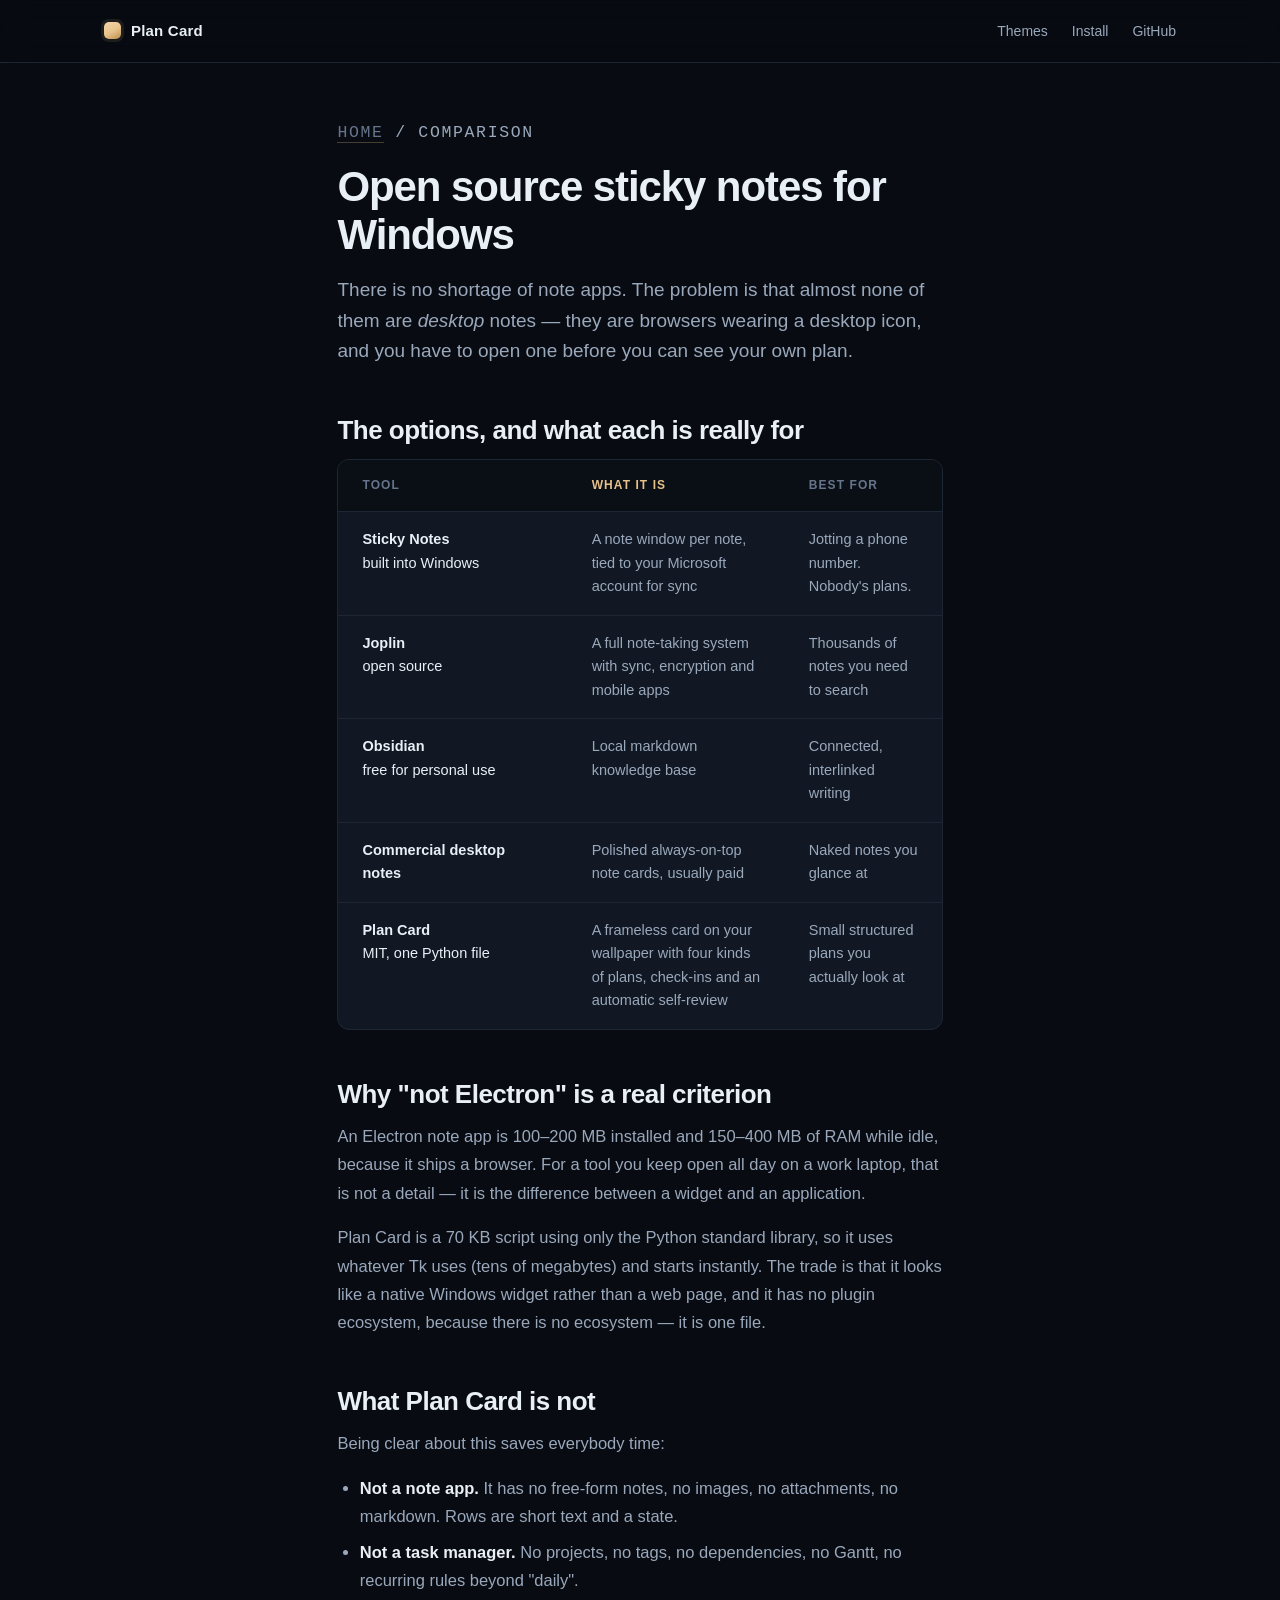
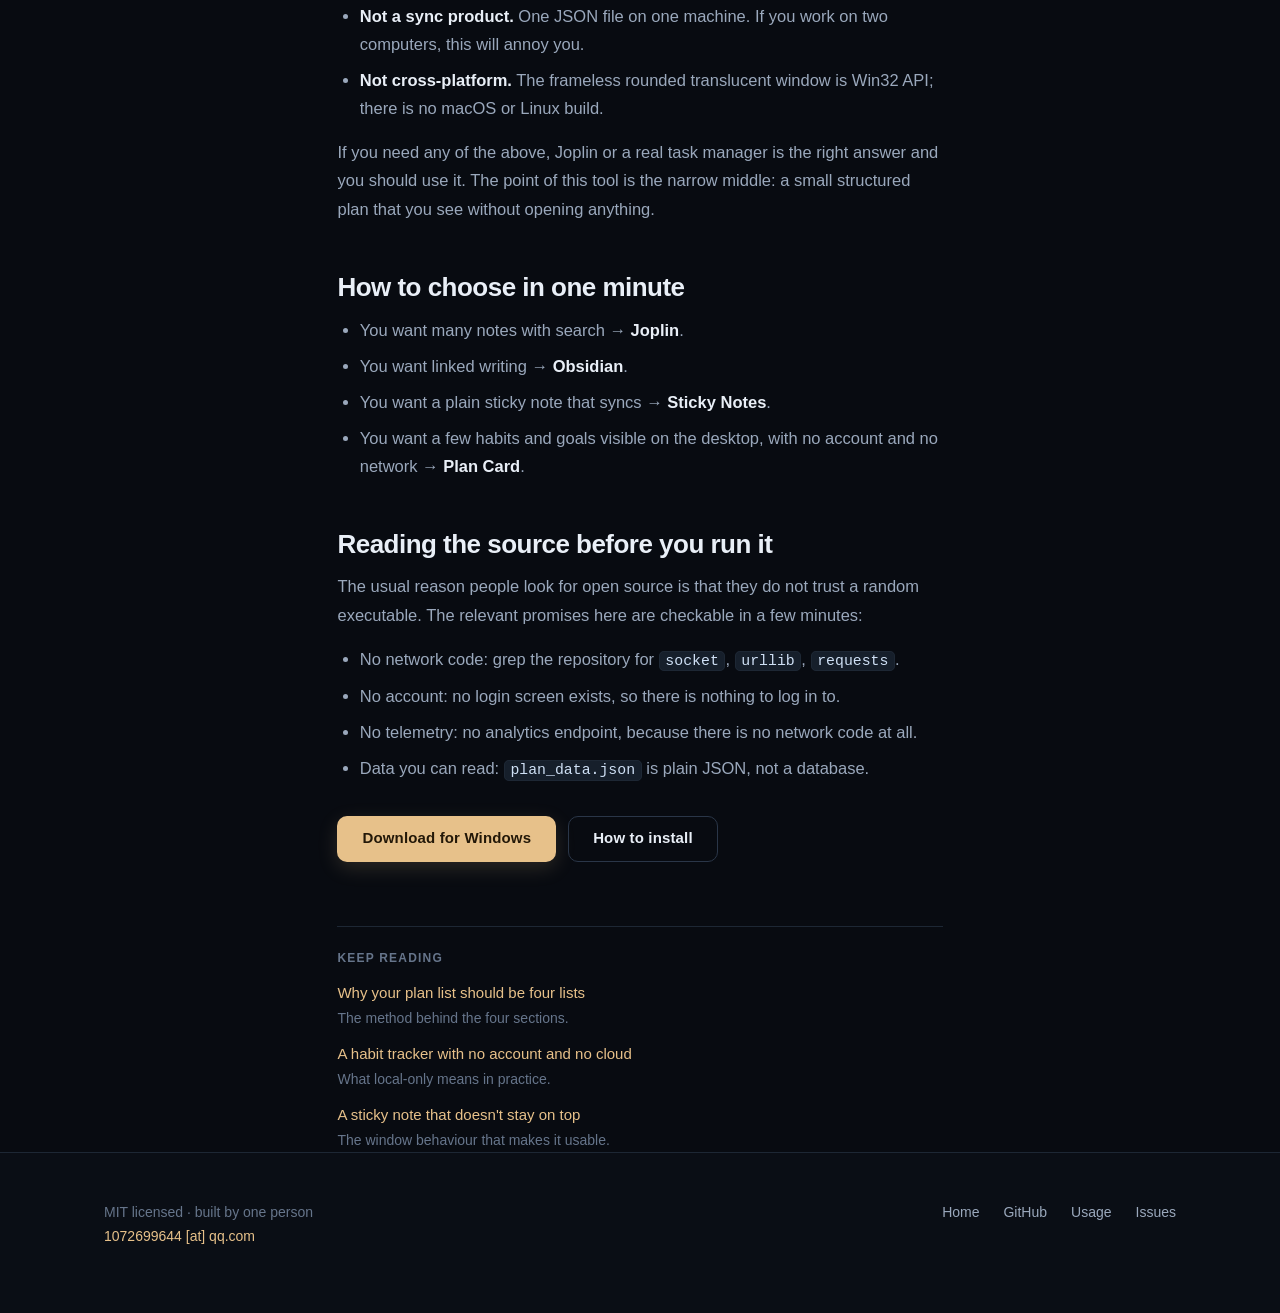
<file: docs/pages/open-source-sticky-notes-for-windows.html>
<!DOCTYPE html>
<html lang="en">
<head>
<meta charset="utf-8">
<meta name="viewport" content="width=device-width, initial-scale=1">
<title>Open source sticky notes for Windows that aren't Electron apps</title>
<meta name="description" content="The built-in Sticky Notes, Joplin, Obsidian, commercial desktop notes and Plan Card — what each one is actually for, and how to pick without installing five of them.">
<meta name="theme-color" content="#080B11">
<link rel="canonical" href="https://1072699644-cell.github.io/desktop-plan-widget/pages/open-source-sticky-notes-for-windows.html">
<meta property="og:type" content="article">
<meta property="og:site_name" content="Plan Card">
<meta property="og:url" content="https://1072699644-cell.github.io/desktop-plan-widget/pages/open-source-sticky-notes-for-windows.html">
<meta property="og:title" content="Open source sticky notes for Windows that aren't Electron apps">
<meta property="og:description" content="An honest comparison of the desktop note options on Windows, including where Plan Card is the wrong choice.">
<meta property="og:image" content="https://1072699644-cell.github.io/desktop-plan-widget/shots/social-preview.png">
<meta name="twitter:card" content="summary_large_image">
<link rel="stylesheet" href="../assets/site.css">
<link rel="icon" href="data:image/svg+xml,%3Csvg xmlns='http://www.w3.org/2000/svg' viewBox='0 0 32 32'%3E%3Crect width='32' height='32' rx='9' fill='%23E7C18A'/%3E%3Crect x='7' y='9' width='18' height='3' rx='1.5' fill='%230A0E15'/%3E%3Crect x='7' y='15' width='18' height='3' rx='1.5' fill='%230A0E15' fill-opacity='0.55'/%3E%3Crect x='7' y='21' width='11' height='3' rx='1.5' fill='%230A0E15' fill-opacity='0.4'/%3E%3C/svg%3E">
</head>
<body>

<header>
  <div class="wrap nav">
    <a class="brand" href="../index.html"><span class="mark"></span>Plan Card</a>
    <nav class="nav-links">
      <a href="../index.html#themes">Themes</a>
      <a href="../index.html#install">Install</a>
      <a href="https://github.com/1072699644-cell/desktop-plan-widget">GitHub</a>
    </nav>
  </div>
</header>

<main>
  <div class="wrap">
    <article class="prose">
      <p class="crumb"><a href="../index.html">Home</a> / Comparison</p>
      <h1>Open source sticky notes for Windows</h1>
      <p class="lead">There is no shortage of note apps. The problem is that almost none of
        them are <em>desktop</em> notes — they are browsers wearing a desktop icon, and you
        have to open one before you can see your own plan.</p>

      <h2>The options, and what each is really for</h2>
      <div class="tbl-wrap">
        <table>
          <thead>
            <tr><th>Tool</th><th>What it is</th><th>Best for</th></tr>
          </thead>
          <tbody>
            <tr>
              <td><strong>Sticky Notes</strong><br><span>built into Windows</span></td>
              <td>A note window per note, tied to your Microsoft account for sync</td>
              <td>Jotting a phone number. Nobody's plans.</td>
            </tr>
            <tr>
              <td><strong>Joplin</strong><br><span>open source</span></td>
              <td>A full note-taking system with sync, encryption and mobile apps</td>
              <td>Thousands of notes you need to search</td>
            </tr>
            <tr>
              <td><strong>Obsidian</strong><br><span>free for personal use</span></td>
              <td>Local markdown knowledge base</td>
              <td>Connected, interlinked writing</td>
            </tr>
            <tr>
              <td><strong>Commercial desktop notes</strong></td>
              <td>Polished always-on-top note cards, usually paid</td>
              <td>Naked notes you glance at</td>
            </tr>
            <tr>
              <td><strong>Plan Card</strong><br><span>MIT, one Python file</span></td>
              <td>A frameless card on your wallpaper with four kinds of plans, check-ins and
                an automatic self-review</td>
              <td>Small structured plans you actually look at</td>
            </tr>
          </tbody>
        </table>
      </div>

      <h2>Why "not Electron" is a real criterion</h2>
      <p>An Electron note app is 100–200 MB installed and 150–400 MB of RAM while idle,
        because it ships a browser. For a tool you keep open all day on a work laptop, that is
        not a detail — it is the difference between a widget and an application.</p>
      <p>Plan Card is a 70 KB script using only the Python standard library, so it uses
        whatever Tk uses (tens of megabytes) and starts instantly. The trade is that it looks
        like a native Windows widget rather than a web page, and it has no plugin ecosystem,
        because there is no ecosystem — it is one file.</p>

      <h2>What Plan Card is not</h2>
      <p>Being clear about this saves everybody time:</p>
      <ul>
        <li><strong>Not a note app.</strong> It has no free-form notes, no images, no
          attachments, no markdown. Rows are short text and a state.</li>
        <li><strong>Not a task manager.</strong> No projects, no tags, no dependencies, no
          Gantt, no recurring rules beyond "daily".</li>
        <li><strong>Not a sync product.</strong> One JSON file on one machine. If you work on
          two computers, this will annoy you.</li>
        <li><strong>Not cross-platform.</strong> The frameless rounded translucent window is
          Win32 API; there is no macOS or Linux build.</li>
      </ul>
      <p>If you need any of the above, Joplin or a real task manager is the right answer and
        you should use it. The point of this tool is the narrow middle: a small structured
        plan that you see without opening anything.</p>

      <h2>How to choose in one minute</h2>
      <ul>
        <li>You want many notes with search → <strong>Joplin</strong>.</li>
        <li>You want linked writing → <strong>Obsidian</strong>.</li>
        <li>You want a plain sticky note that syncs → <strong>Sticky Notes</strong>.</li>
        <li>You want a few habits and goals visible on the desktop, with no account and no
          network → <strong>Plan Card</strong>.</li>
      </ul>

      <h2>Reading the source before you run it</h2>
      <p>The usual reason people look for open source is that they do not trust a random
        executable. The relevant promises here are checkable in a few minutes:</p>
      <ul>
        <li>No network code: grep the repository for <code>socket</code>,
          <code>urllib</code>, <code>requests</code>.</li>
        <li>No account: no login screen exists, so there is nothing to log in to.</li>
        <li>No telemetry: no analytics endpoint, because there is no network code at all.</li>
        <li>Data you can read: <code>plan_data.json</code> is plain JSON, not a database.</li>
      </ul>

      <div class="cta-row">
        <a class="btn p" href="https://github.com/1072699644-cell/desktop-plan-widget/archive/refs/heads/main.zip">Download for Windows</a>
        <a class="btn s" href="../index.html#install">How to install</a>
      </div>
    </article>

    <nav class="related">
      <h2>Keep reading</h2>
      <ul>
        <li><a href="../pages/four-kinds-of-plans.html">Why your plan list should be four lists</a>
          <span>The method behind the four sections.</span></li>
        <li><a href="../pages/habit-tracker-without-an-account.html">A habit tracker with no account and no cloud</a>
          <span>What local-only means in practice.</span></li>
        <li><a href="../pages/sticky-note-that-does-not-stay-on-top.html">A sticky note that doesn't stay on top</a>
          <span>The window behaviour that makes it usable.</span></li>
      </ul>
    </nav>
  </div>
</main>

<footer>
  <div class="wrap foot">
    <div class="foot-l">MIT licensed · built by one person<br>
      <a href="mailto:1072699644@qq.com">1072699644 [at] qq.com</a></div>
    <div class="foot-r">
      <a href="../index.html">Home</a>
      <a href="https://github.com/1072699644-cell/desktop-plan-widget">GitHub</a>
      <a href="https://github.com/1072699644-cell/desktop-plan-widget/blob/main/docs/Usage.md">Usage</a>
      <a href="https://github.com/1072699644-cell/desktop-plan-widget/issues">Issues</a>
    </div>
  </div>
</footer>

<script type="application/ld+json">
{
  "@context": "https://schema.org",
  "@type": "TechArticle",
  "headline": "Open source sticky notes for Windows that aren't Electron apps",
  "about": "Desktop note applications on Windows",
  "author": {"@type": "Person", "name": "Plan Card"},
  "mainEntityOfPage": "https://1072699644-cell.github.io/desktop-plan-widget/pages/open-source-sticky-notes-for-windows.html"
}
</script>
</body>
</html>
</file>
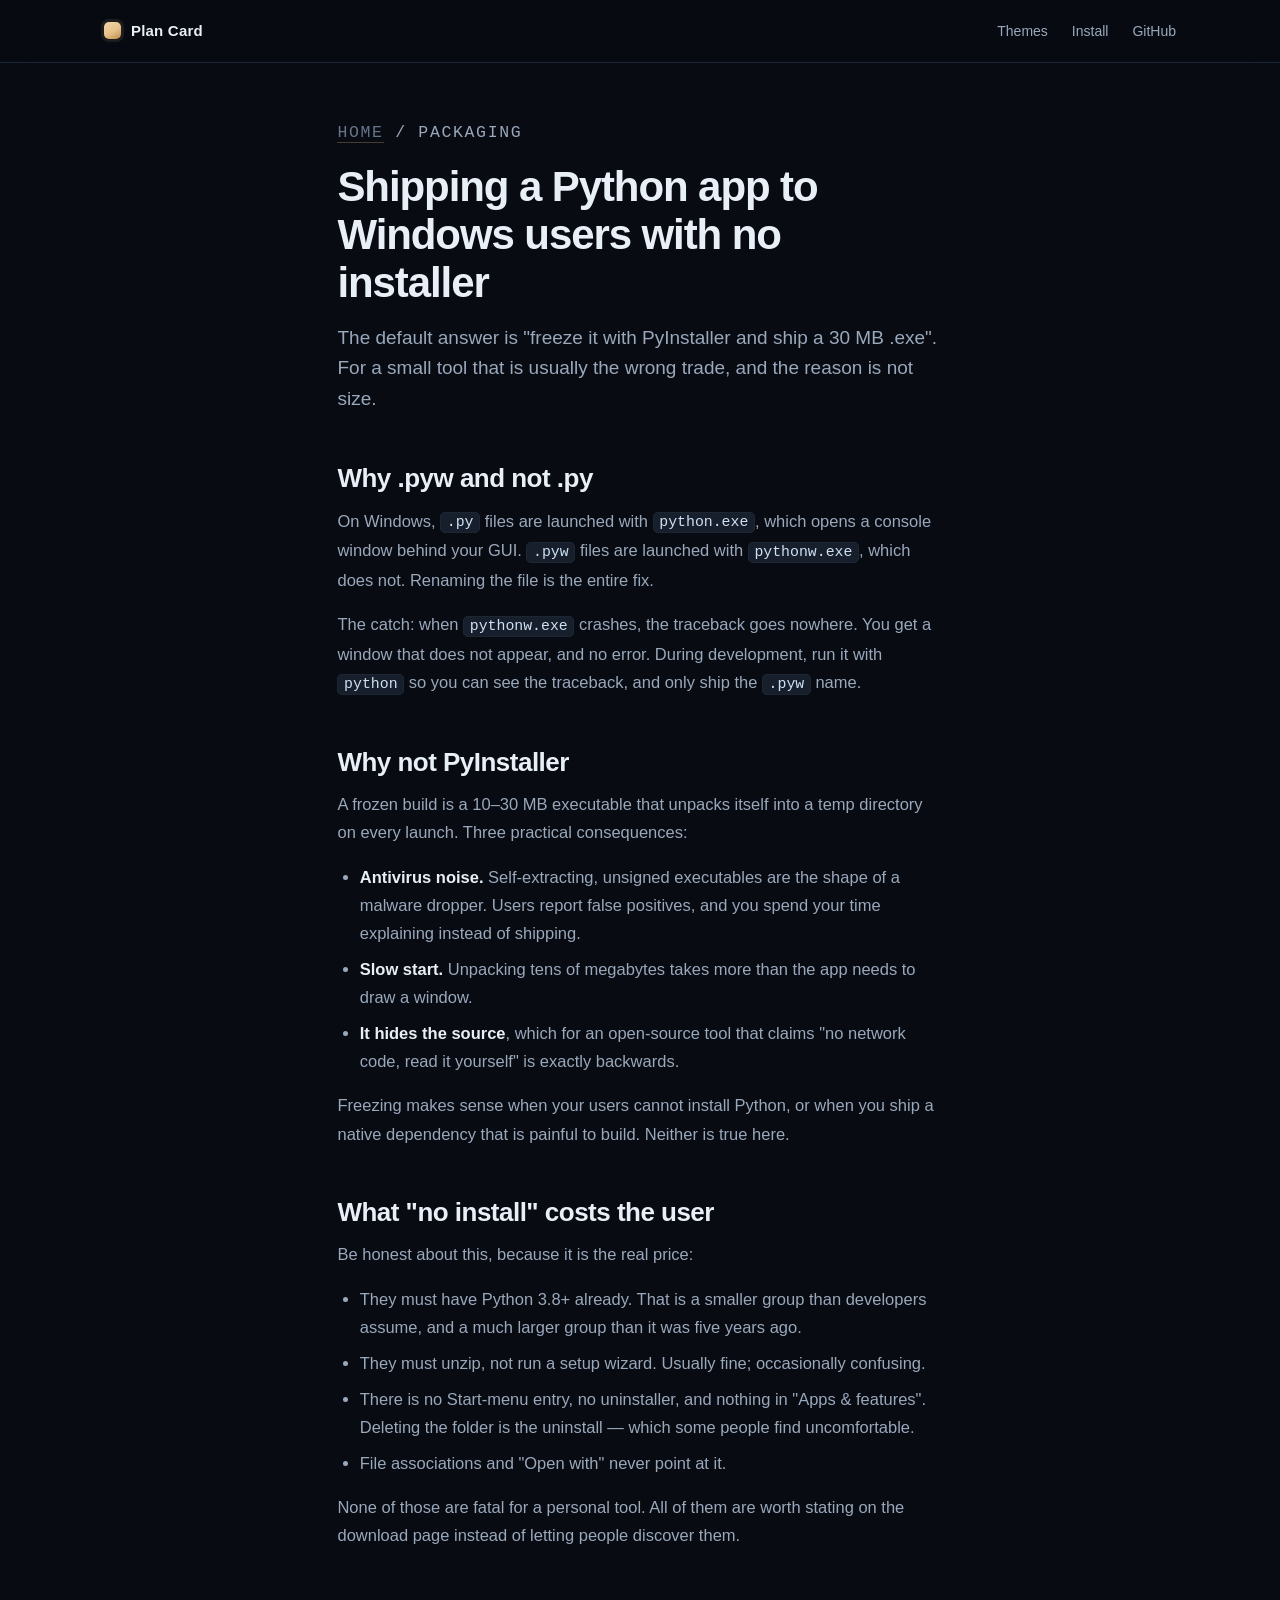
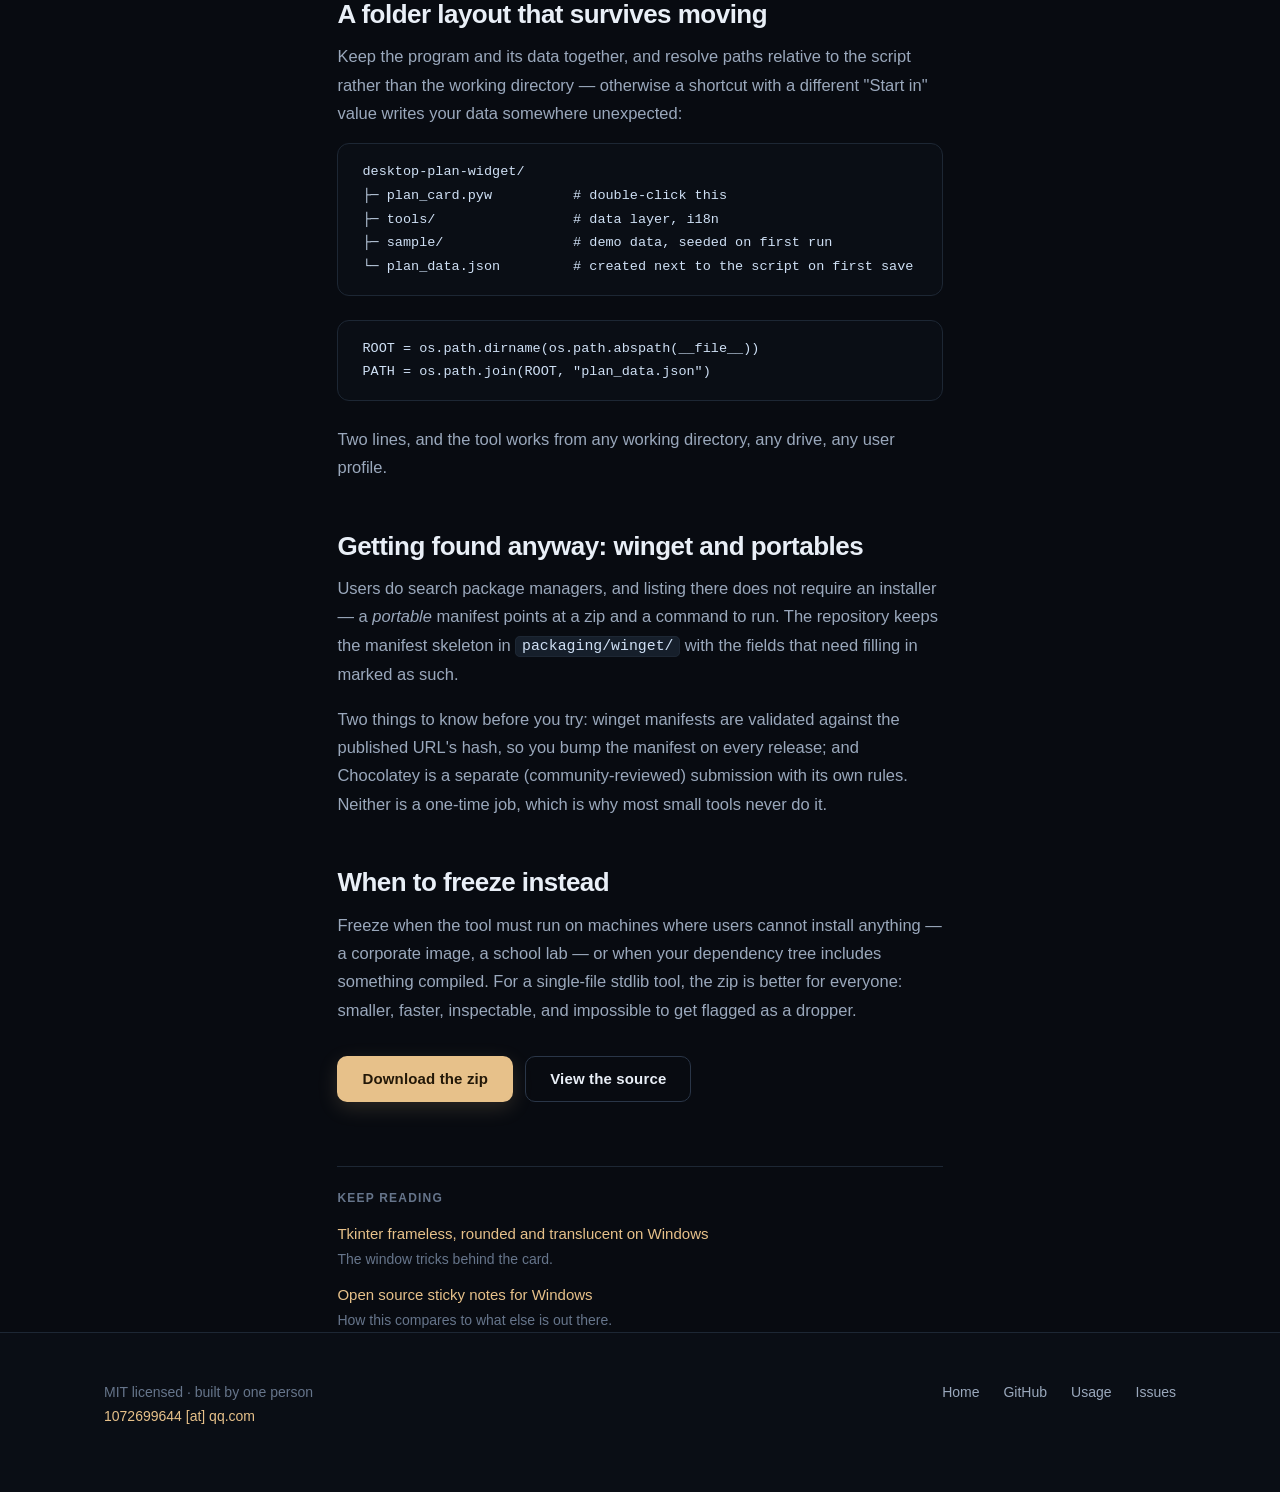
<file: docs/pages/ship-python-pyw-app-without-installer.html>
<!DOCTYPE html>
<html lang="en">
<head>
<meta charset="utf-8">
<meta name="viewport" content="width=device-width, initial-scale=1">
<title>Shipping a Python .pyw app to Windows users with no installer</title>
<meta name="description" content="Why a .pyw file beats a 30 MB PyInstaller build for a small Windows tool, what no-install really costs the user, and how to get listed in winget without an installer.">
<meta name="theme-color" content="#080B11">
<link rel="canonical" href="https://1072699644-cell.github.io/desktop-plan-widget/pages/ship-python-pyw-app-without-installer.html">
<meta property="og:type" content="article">
<meta property="og:site_name" content="Plan Card">
<meta property="og:url" content="https://1072699644-cell.github.io/desktop-plan-widget/pages/ship-python-pyw-app-without-installer.html">
<meta property="og:title" content="Shipping a Python .pyw app to Windows users with no installer">
<meta property="og:description" content="No setup.exe, no PyInstaller, no admin rights — and what that costs the user.">
<meta property="og:image" content="https://1072699644-cell.github.io/desktop-plan-widget/shots/social-preview.png">
<meta name="twitter:card" content="summary_large_image">
<link rel="stylesheet" href="../assets/site.css">
<link rel="icon" href="data:image/svg+xml,%3Csvg xmlns='http://www.w3.org/2000/svg' viewBox='0 0 32 32'%3E%3Crect width='32' height='32' rx='9' fill='%23E7C18A'/%3E%3Crect x='7' y='9' width='18' height='3' rx='1.5' fill='%230A0E15'/%3E%3Crect x='7' y='15' width='18' height='3' rx='1.5' fill='%230A0E15' fill-opacity='0.55'/%3E%3Crect x='7' y='21' width='11' height='3' rx='1.5' fill='%230A0E15' fill-opacity='0.4'/%3E%3C/svg%3E">
</head>
<body>

<header>
  <div class="wrap nav">
    <a class="brand" href="../index.html"><span class="mark"></span>Plan Card</a>
    <nav class="nav-links">
      <a href="../index.html#themes">Themes</a>
      <a href="../index.html#install">Install</a>
      <a href="https://github.com/1072699644-cell/desktop-plan-widget">GitHub</a>
    </nav>
  </div>
</header>

<main>
  <div class="wrap">
    <article class="prose">
      <p class="crumb"><a href="../index.html">Home</a> / Packaging</p>
      <h1>Shipping a Python app to Windows users with no installer</h1>
      <p class="lead">The default answer is "freeze it with PyInstaller and ship a 30 MB
        .exe". For a small tool that is usually the wrong trade, and the reason is not size.</p>

      <h2>Why .pyw and not .py</h2>
      <p>On Windows, <code>.py</code> files are launched with <code>python.exe</code>, which
        opens a console window behind your GUI. <code>.pyw</code> files are launched with
        <code>pythonw.exe</code>, which does not. Renaming the file is the entire fix.</p>
      <p>The catch: when <code>pythonw.exe</code> crashes, the traceback goes nowhere. You get
        a window that does not appear, and no error. During development, run it with
        <code>python</code> so you can see the traceback, and only ship the
        <code>.pyw</code> name.</p>

      <h2>Why not PyInstaller</h2>
      <p>A frozen build is a 10–30 MB executable that unpacks itself into a temp directory on
        every launch. Three practical consequences:</p>
      <ul>
        <li><strong>Antivirus noise.</strong> Self-extracting, unsigned executables are the
          shape of a malware dropper. Users report false positives, and you spend your time
          explaining instead of shipping.</li>
        <li><strong>Slow start.</strong> Unpacking tens of megabytes takes more than the app
          needs to draw a window.</li>
        <li><strong>It hides the source</strong>, which for an open-source tool that claims
          "no network code, read it yourself" is exactly backwards.</li>
      </ul>
      <p>Freezing makes sense when your users cannot install Python, or when you ship a
        native dependency that is painful to build. Neither is true here.</p>

      <h2>What "no install" costs the user</h2>
      <p>Be honest about this, because it is the real price:</p>
      <ul>
        <li>They must have Python 3.8+ already. That is a smaller group than developers
          assume, and a much larger group than it was five years ago.</li>
        <li>They must unzip, not run a setup wizard. Usually fine; occasionally confusing.</li>
        <li>There is no Start-menu entry, no uninstaller, and nothing in "Apps &amp;
          features". Deleting the folder is the uninstall — which some people find
          uncomfortable.</li>
        <li>File associations and "Open with" never point at it.</li>
      </ul>
      <p>None of those are fatal for a personal tool. All of them are worth stating on the
        download page instead of letting people discover them.</p>

      <h2>A folder layout that survives moving</h2>
      <p>Keep the program and its data together, and resolve paths relative to the script
        rather than the working directory — otherwise a shortcut with a different "Start in"
        value writes your data somewhere unexpected:</p>
      <pre><code>desktop-plan-widget/
├─ plan_card.pyw          # double-click this
├─ tools/                 # data layer, i18n
├─ sample/                # demo data, seeded on first run
└─ plan_data.json         # created next to the script on first save</code></pre>
      <pre><code>ROOT = os.path.dirname(os.path.abspath(__file__))
PATH = os.path.join(ROOT, "plan_data.json")</code></pre>
      <p>Two lines, and the tool works from any working directory, any drive, any user
        profile.</p>

      <h2>Getting found anyway: winget and portables</h2>
      <p>Users do search package managers, and listing there does not require an installer —
        a <em>portable</em> manifest points at a zip and a command to run. The repository
        keeps the manifest skeleton in <code>packaging/winget/</code> with the fields that
        need filling in marked as such.</p>
      <p>Two things to know before you try: winget manifests are validated against the
        published URL's hash, so you bump the manifest on every release; and Chocolatey is a
        separate (community-reviewed) submission with its own rules. Neither is a one-time
        job, which is why most small tools never do it.</p>

      <h2>When to freeze instead</h2>
      <p>Freeze when the tool must run on machines where users cannot install anything — a
        corporate image, a school lab — or when your dependency tree includes something
        compiled. For a single-file stdlib tool, the zip is better for everyone: smaller,
        faster, inspectable, and impossible to get flagged as a dropper.</p>

      <div class="cta-row">
        <a class="btn p" href="https://github.com/1072699644-cell/desktop-plan-widget/archive/refs/heads/main.zip">Download the zip</a>
        <a class="btn s" href="https://github.com/1072699644-cell/desktop-plan-widget">View the source</a>
      </div>
    </article>

    <nav class="related">
      <h2>Keep reading</h2>
      <ul>
        <li><a href="../pages/tkinter-frameless-rounded-window.html">Tkinter frameless, rounded and translucent on Windows</a>
          <span>The window tricks behind the card.</span></li>
        <li><a href="../pages/open-source-sticky-notes-for-windows.html">Open source sticky notes for Windows</a>
          <span>How this compares to what else is out there.</span></li>
      </ul>
    </nav>
  </div>
</main>

<footer>
  <div class="wrap foot">
    <div class="foot-l">MIT licensed · built by one person<br>
      <a href="mailto:1072699644@qq.com">1072699644 [at] qq.com</a></div>
    <div class="foot-r">
      <a href="../index.html">Home</a>
      <a href="https://github.com/1072699644-cell/desktop-plan-widget">GitHub</a>
      <a href="https://github.com/1072699644-cell/desktop-plan-widget/blob/main/docs/Usage.md">Usage</a>
      <a href="https://github.com/1072699644-cell/desktop-plan-widget/issues">Issues</a>
    </div>
  </div>
</footer>

<script type="application/ld+json">
{
  "@context": "https://schema.org",
  "@type": "TechArticle",
  "headline": "Shipping a Python .pyw app to Windows users with no installer",
  "about": "Python packaging for Windows, winget portable manifests",
  "author": {"@type": "Person", "name": "Plan Card"},
  "mainEntityOfPage": "https://1072699644-cell.github.io/desktop-plan-widget/pages/ship-python-pyw-app-without-installer.html"
}
</script>
</body>
</html>
</file>
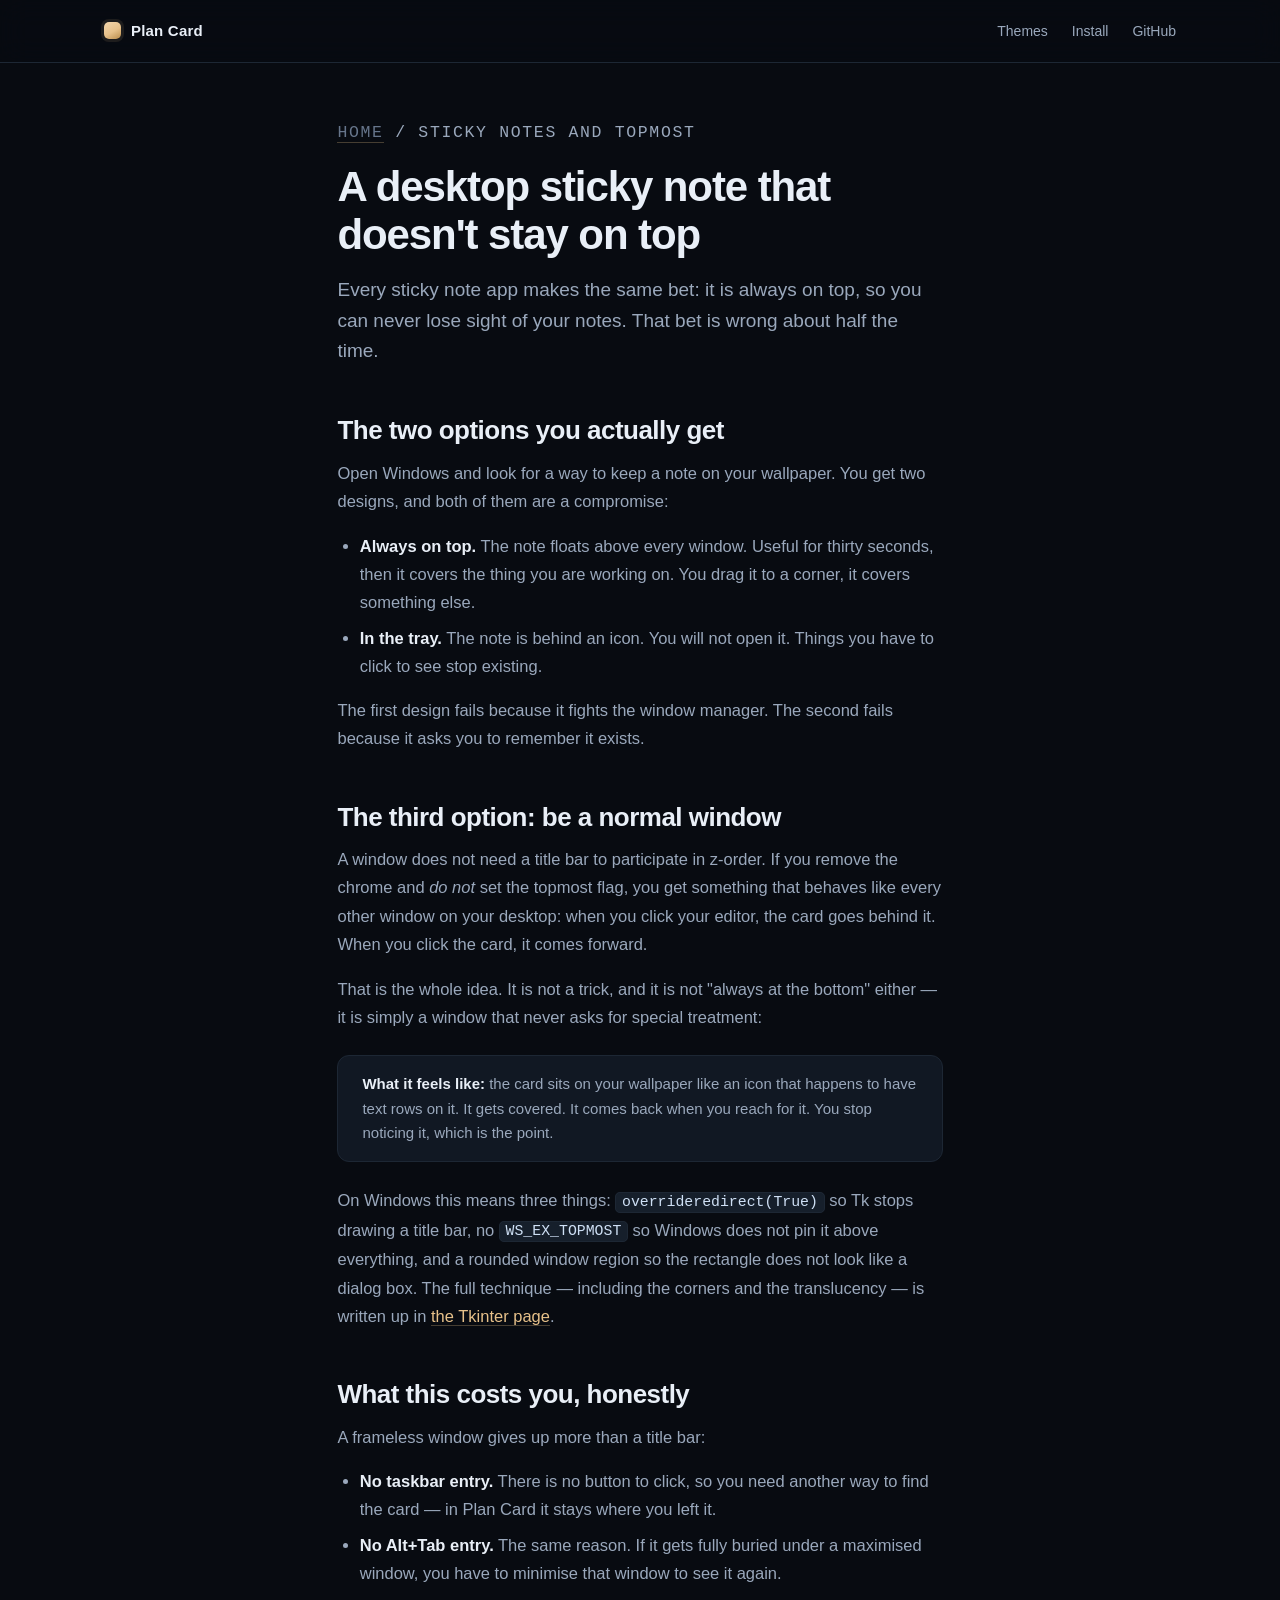
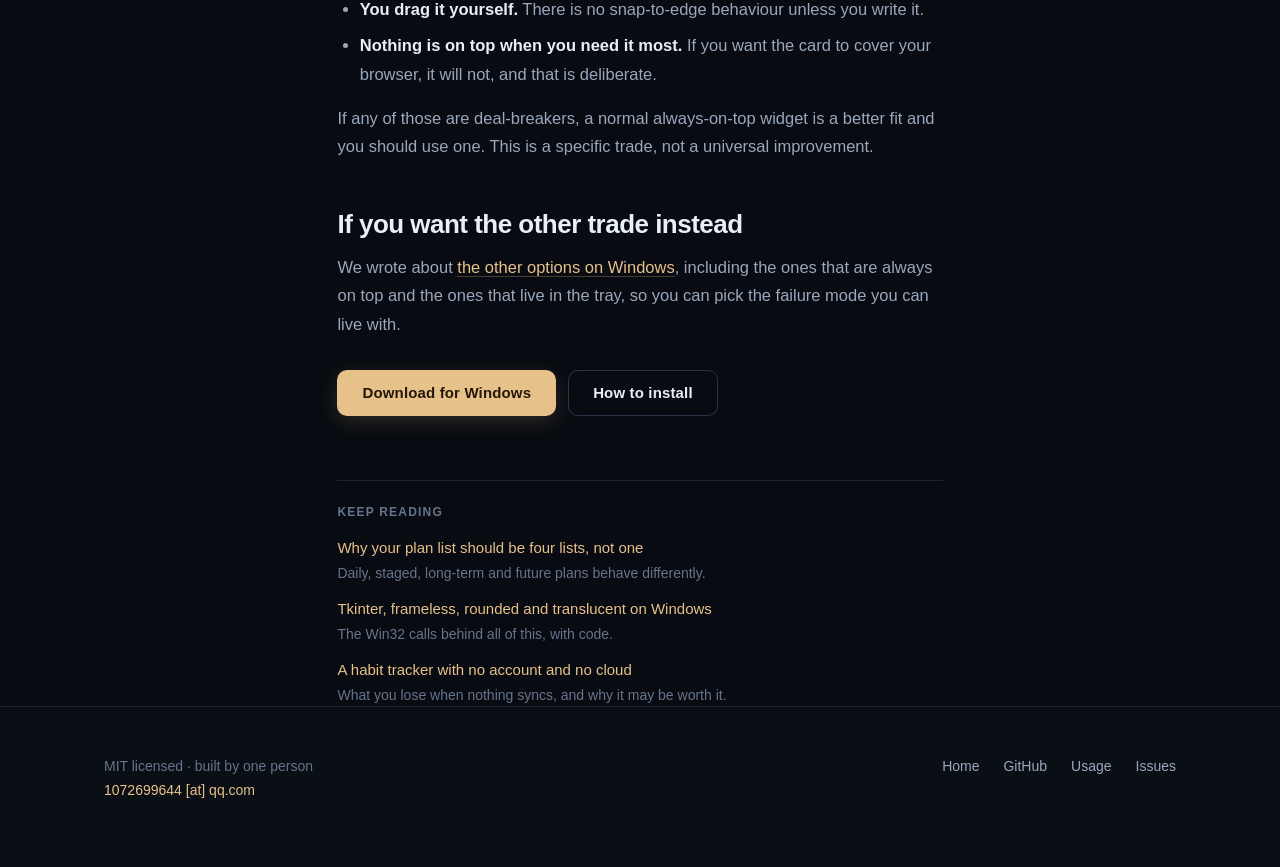
<file: docs/pages/sticky-note-that-does-not-stay-on-top.html>
<!DOCTYPE html>
<html lang="en">
<head>
<meta charset="utf-8">
<meta name="viewport" content="width=device-width, initial-scale=1">
<title>A desktop sticky note that doesn't stay on top (Windows)</title>
<meta name="description" content="Sticky note apps either float over everything or hide in the tray. A third option: a frameless card with no topmost flag, so it takes part in normal window stacking instead of fighting it.">
<meta name="theme-color" content="#080B11">
<link rel="canonical" href="https://1072699644-cell.github.io/desktop-plan-widget/pages/sticky-note-that-does-not-stay-on-top.html">
<meta property="og:type" content="article">
<meta property="og:site_name" content="Plan Card">
<meta property="og:url" content="https://1072699644-cell.github.io/desktop-plan-widget/pages/sticky-note-that-does-not-stay-on-top.html">
<meta property="og:title" content="A desktop sticky note that doesn't stay on top (Windows)">
<meta property="og:description" content="Why always-on-top sticky notes get in the way, and what a no-topmost card feels like instead.">
<meta property="og:image" content="https://1072699644-cell.github.io/desktop-plan-widget/shots/social-preview.png">
<meta name="twitter:card" content="summary_large_image">
<link rel="stylesheet" href="../assets/site.css">
<link rel="icon" href="data:image/svg+xml,%3Csvg xmlns='http://www.w3.org/2000/svg' viewBox='0 0 32 32'%3E%3Crect width='32' height='32' rx='9' fill='%23E7C18A'/%3E%3Crect x='7' y='9' width='18' height='3' rx='1.5' fill='%230A0E15'/%3E%3Crect x='7' y='15' width='18' height='3' rx='1.5' fill='%230A0E15' fill-opacity='0.55'/%3E%3Crect x='7' y='21' width='11' height='3' rx='1.5' fill='%230A0E15' fill-opacity='0.4'/%3E%3C/svg%3E">
</head>
<body>

<header>
  <div class="wrap nav">
    <a class="brand" href="../index.html"><span class="mark"></span>Plan Card</a>
    <nav class="nav-links">
      <a href="../index.html#themes">Themes</a>
      <a href="../index.html#install">Install</a>
      <a href="https://github.com/1072699644-cell/desktop-plan-widget">GitHub</a>
    </nav>
  </div>
</header>

<main>
  <div class="wrap">
    <article class="prose">
      <p class="crumb"><a href="../index.html">Home</a> / Sticky notes and topmost</p>
      <h1>A desktop sticky note that doesn't stay on top</h1>
      <p class="lead">Every sticky note app makes the same bet: it is always on top, so you
        can never lose sight of your notes. That bet is wrong about half the time.</p>

      <h2>The two options you actually get</h2>
      <p>Open Windows and look for a way to keep a note on your wallpaper. You get two
        designs, and both of them are a compromise:</p>
      <ul>
        <li><strong>Always on top.</strong> The note floats above every window. Useful for
          thirty seconds, then it covers the thing you are working on. You drag it to a
          corner, it covers something else.</li>
        <li><strong>In the tray.</strong> The note is behind an icon. You will not open it.
          Things you have to click to see stop existing.</li>
      </ul>
      <p>The first design fails because it fights the window manager. The second fails
        because it asks you to remember it exists.</p>

      <h2>The third option: be a normal window</h2>
      <p>A window does not need a title bar to participate in z-order. If you remove the
        chrome and <em>do not</em> set the topmost flag, you get something that behaves like
        every other window on your desktop: when you click your editor, the card goes behind
        it. When you click the card, it comes forward.</p>
      <p>That is the whole idea. It is not a trick, and it is not "always at the bottom"
        either — it is simply a window that never asks for special treatment:</p>
      <div class="note">
        <b>What it feels like:</b> the card sits on your wallpaper like an icon that happens
        to have text rows on it. It gets covered. It comes back when you reach for it. You
        stop noticing it, which is the point.
      </div>
      <p>On Windows this means three things: <code>overrideredirect(True)</code> so Tk stops
        drawing a title bar, no <code>WS_EX_TOPMOST</code> so Windows does not pin it above
        everything, and a rounded window region so the rectangle does not look like a dialog
        box. The full technique — including the corners and the translucency — is written up
        in <a href="../pages/tkinter-frameless-rounded-window.html">the Tkinter page</a>.</p>

      <h2>What this costs you, honestly</h2>
      <p>A frameless window gives up more than a title bar:</p>
      <ul>
        <li><strong>No taskbar entry.</strong> There is no button to click, so you need
          another way to find the card — in Plan Card it stays where you left it.</li>
        <li><strong>No Alt+Tab entry.</strong> The same reason. If it gets fully buried under
          a maximised window, you have to minimise that window to see it again.</li>
        <li><strong>You drag it yourself.</strong> There is no snap-to-edge behaviour unless
          you write it.</li>
        <li><strong>Nothing is on top when you need it most.</strong> If you want the card to
          cover your browser, it will not, and that is deliberate.</li>
      </ul>
      <p>If any of those are deal-breakers, a normal always-on-top widget is a better fit
        and you should use one. This is a specific trade, not a universal improvement.</p>

      <h2>If you want the other trade instead</h2>
      <p>We wrote about <a href="../pages/open-source-sticky-notes-for-windows.html">the other
        options on Windows</a>, including the ones that are always on top and the ones that
        live in the tray, so you can pick the failure mode you can live with.</p>

      <div class="cta-row">
        <a class="btn p" href="https://github.com/1072699644-cell/desktop-plan-widget/archive/refs/heads/main.zip">Download for Windows</a>
        <a class="btn s" href="../index.html#install">How to install</a>
      </div>
    </article>

    <nav class="related">
      <h2>Keep reading</h2>
      <ul>
        <li><a href="../pages/four-kinds-of-plans.html">Why your plan list should be four lists, not one</a>
          <span>Daily, staged, long-term and future plans behave differently.</span></li>
        <li><a href="../pages/tkinter-frameless-rounded-window.html">Tkinter, frameless, rounded and translucent on Windows</a>
          <span>The Win32 calls behind all of this, with code.</span></li>
        <li><a href="../pages/habit-tracker-without-an-account.html">A habit tracker with no account and no cloud</a>
          <span>What you lose when nothing syncs, and why it may be worth it.</span></li>
      </ul>
    </nav>
  </div>
</main>

<footer>
  <div class="wrap foot">
    <div class="foot-l">MIT licensed · built by one person<br>
      <a href="mailto:1072699644@qq.com">1072699644 [at] qq.com</a></div>
    <div class="foot-r">
      <a href="../index.html">Home</a>
      <a href="https://github.com/1072699644-cell/desktop-plan-widget">GitHub</a>
      <a href="https://github.com/1072699644-cell/desktop-plan-widget/blob/main/docs/Usage.md">Usage</a>
      <a href="https://github.com/1072699644-cell/desktop-plan-widget/issues">Issues</a>
    </div>
  </div>
</footer>

<script type="application/ld+json">
{
  "@context": "https://schema.org",
  "@type": "TechArticle",
  "headline": "A desktop sticky note that doesn't stay on top",
  "about": "Windows window stacking behaviour for frameless desktop widgets",
  "author": {"@type": "Person", "name": "Plan Card"},
  "publisher": {"@type": "Organization", "name": "Plan Card"},
  "mainEntityOfPage": "https://1072699644-cell.github.io/desktop-plan-widget/pages/sticky-note-that-does-not-stay-on-top.html"
}
</script>
</body>
</html>
</file>
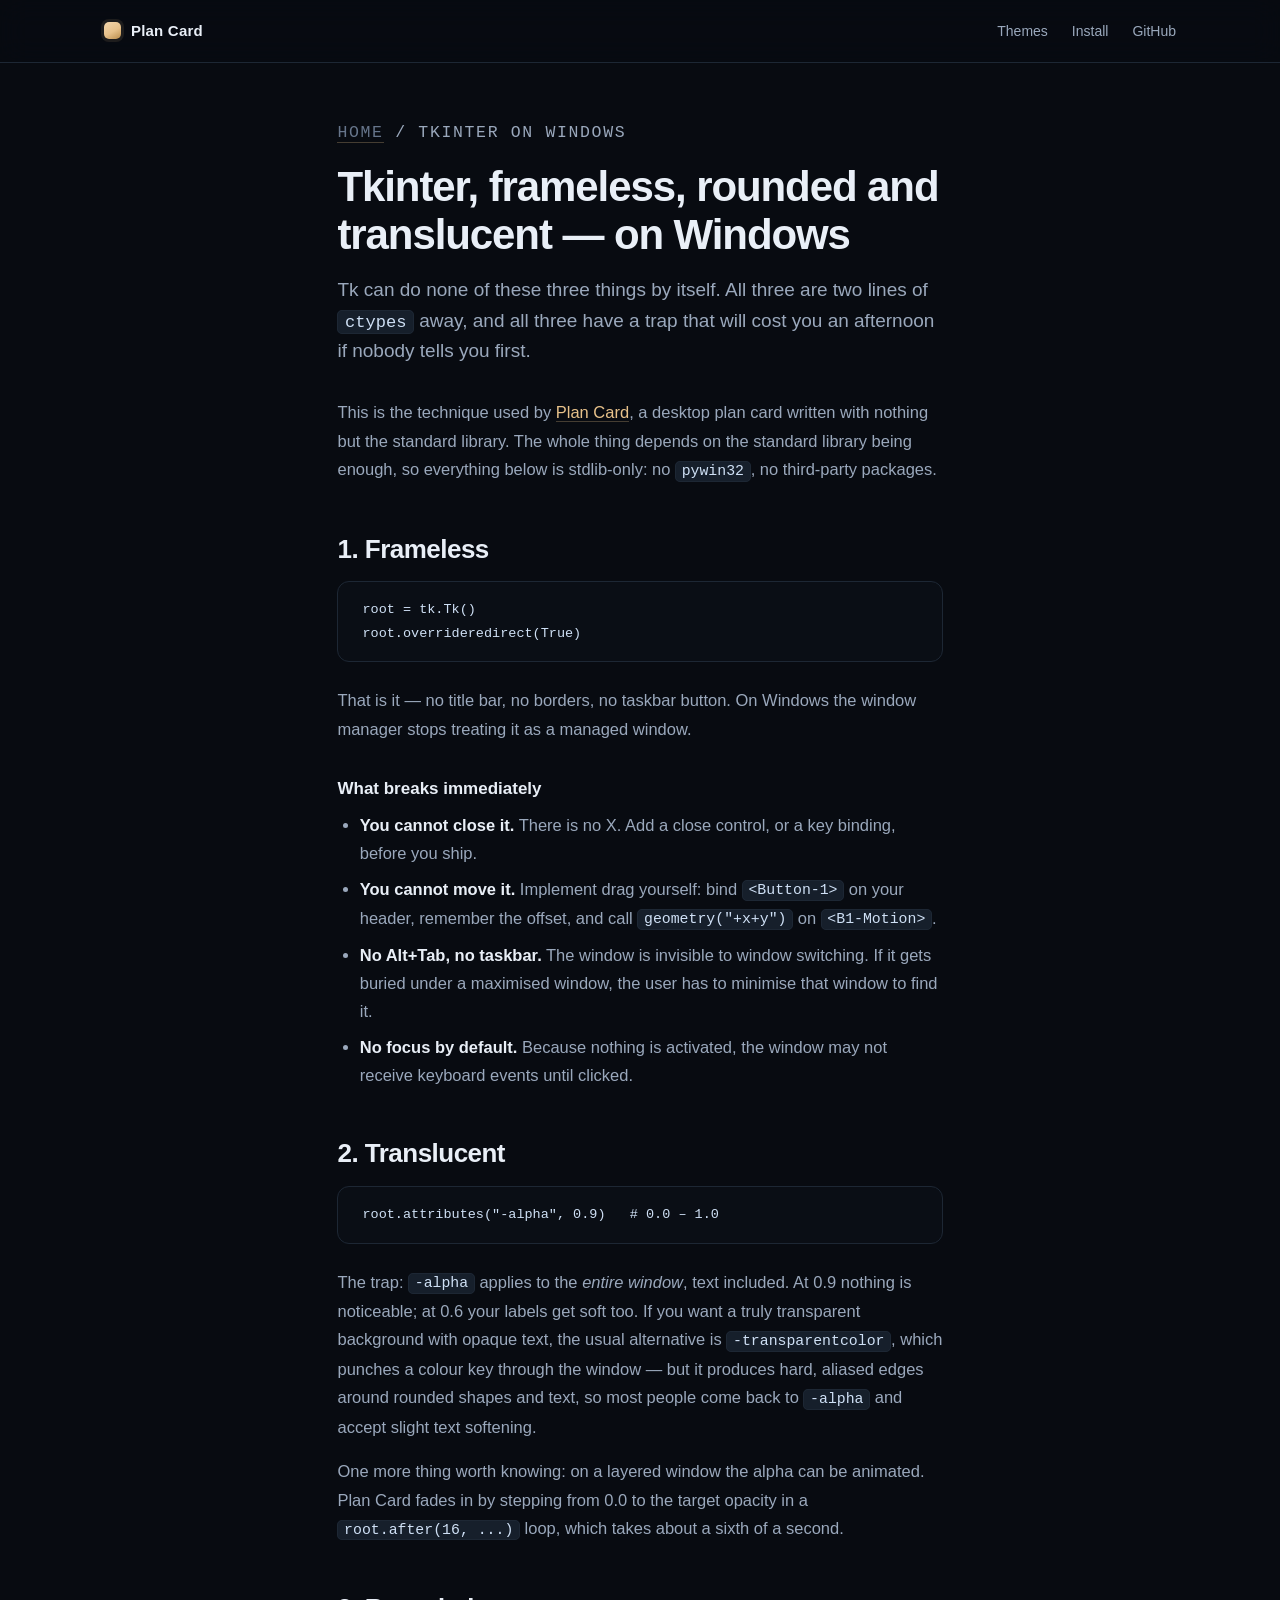
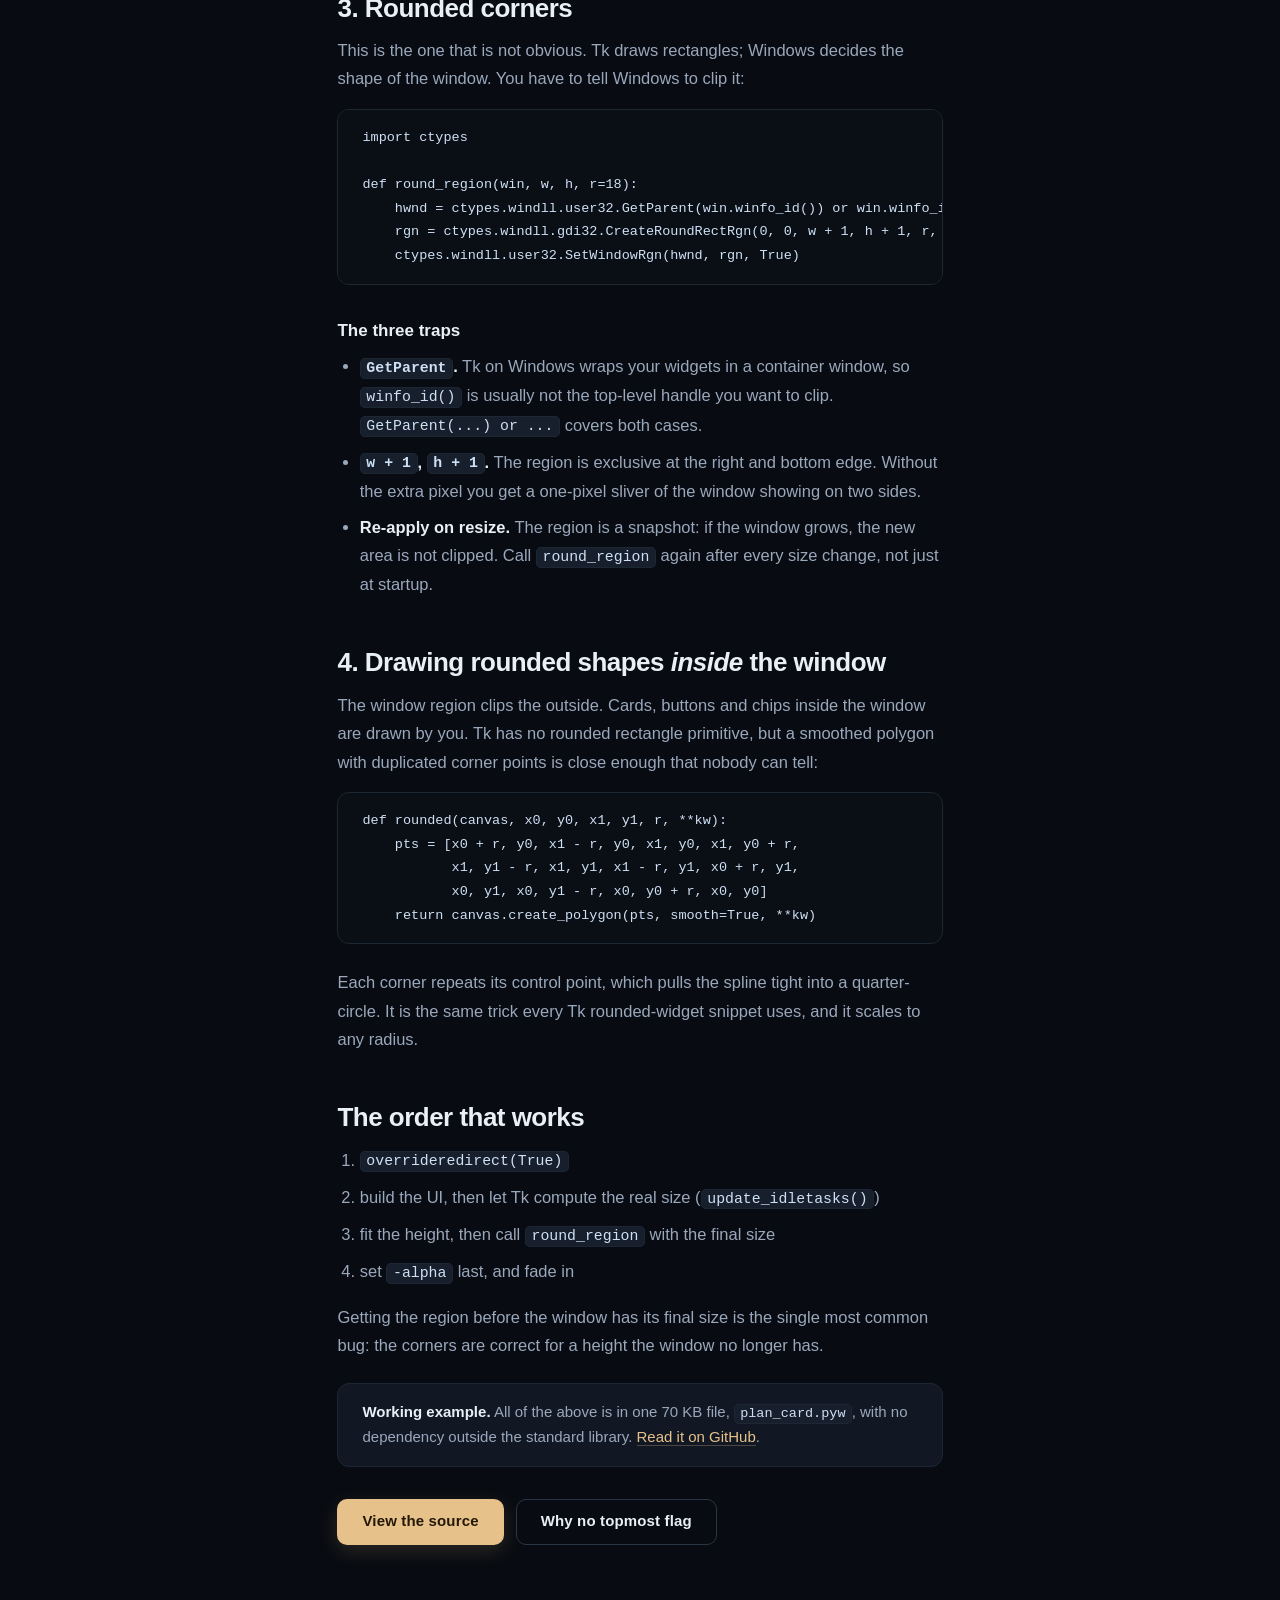
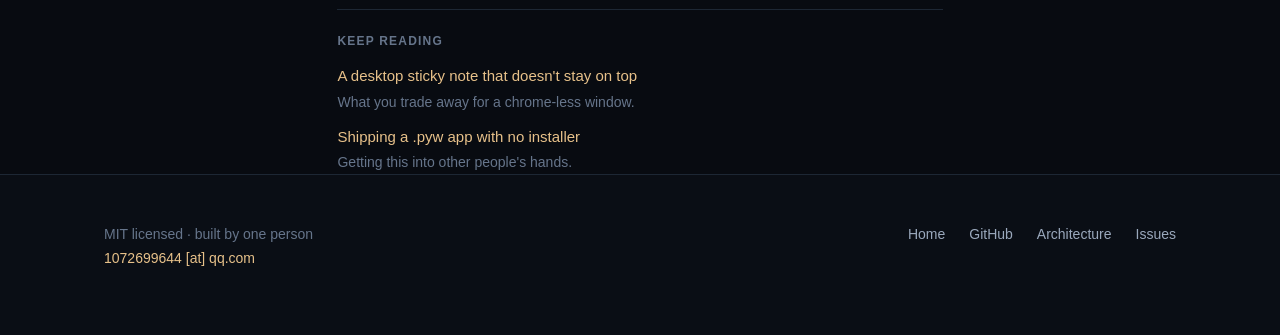
<file: docs/pages/tkinter-frameless-rounded-window.html>
<!DOCTYPE html>
<html lang="en">
<head>
<meta charset="utf-8">
<meta name="viewport" content="width=device-width, initial-scale=1">
<title>Tkinter frameless, rounded and translucent window on Windows (with code)</title>
<meta name="description" content="How to make a Tkinter window with no title bar, rounded corners and translucency on Windows using overrideredirect, -alpha, SetWindowRgn and CreateRoundRectRgn — including the traps each one sets.">
<meta name="theme-color" content="#080B11">
<link rel="canonical" href="https://1072699644-cell.github.io/desktop-plan-widget/pages/tkinter-frameless-rounded-window.html">
<meta property="og:type" content="article">
<meta property="og:site_name" content="Plan Card">
<meta property="og:url" content="https://1072699644-cell.github.io/desktop-plan-widget/pages/tkinter-frameless-rounded-window.html">
<meta property="og:title" content="Tkinter frameless, rounded and translucent window on Windows">
<meta property="og:description" content="overrideredirect, -alpha, SetWindowRgn and CreateRoundRectRgn, with the traps each one sets.">
<meta property="og:image" content="https://1072699644-cell.github.io/desktop-plan-widget/shots/social-preview.png">
<meta name="twitter:card" content="summary_large_image">
<link rel="stylesheet" href="../assets/site.css">
<link rel="icon" href="data:image/svg+xml,%3Csvg xmlns='http://www.w3.org/2000/svg' viewBox='0 0 32 32'%3E%3Crect width='32' height='32' rx='9' fill='%23E7C18A'/%3E%3Crect x='7' y='9' width='18' height='3' rx='1.5' fill='%230A0E15'/%3E%3Crect x='7' y='15' width='18' height='3' rx='1.5' fill='%230A0E15' fill-opacity='0.55'/%3E%3Crect x='7' y='21' width='11' height='3' rx='1.5' fill='%230A0E15' fill-opacity='0.4'/%3E%3C/svg%3E">
</head>
<body>

<header>
  <div class="wrap nav">
    <a class="brand" href="../index.html"><span class="mark"></span>Plan Card</a>
    <nav class="nav-links">
      <a href="../index.html#themes">Themes</a>
      <a href="../index.html#install">Install</a>
      <a href="https://github.com/1072699644-cell/desktop-plan-widget">GitHub</a>
    </nav>
  </div>
</header>

<main>
  <div class="wrap">
    <article class="prose">
      <p class="crumb"><a href="../index.html">Home</a> / Tkinter on Windows</p>
      <h1>Tkinter, frameless, rounded and translucent — on Windows</h1>
      <p class="lead">Tk can do none of these three things by itself. All three are two lines
        of <code>ctypes</code> away, and all three have a trap that will cost you an
        afternoon if nobody tells you first.</p>

      <p>This is the technique used by <a href="../index.html">Plan Card</a>, a desktop plan
        card written with nothing but the standard library. The whole thing depends on the
        standard library being enough, so everything below is stdlib-only: no
        <code>pywin32</code>, no third-party packages.</p>

      <h2>1. Frameless</h2>
      <pre><code>root = tk.Tk()
root.overrideredirect(True)</code></pre>
      <p>That is it — no title bar, no borders, no taskbar button. On Windows the window
        manager stops treating it as a managed window.</p>
      <h3>What breaks immediately</h3>
      <ul>
        <li><strong>You cannot close it.</strong> There is no X. Add a close control, or a
          key binding, before you ship.</li>
        <li><strong>You cannot move it.</strong> Implement drag yourself: bind
          <code>&lt;Button-1&gt;</code> on your header, remember the offset, and call
          <code>geometry("+x+y")</code> on <code>&lt;B1-Motion&gt;</code>.</li>
        <li><strong>No Alt+Tab, no taskbar.</strong> The window is invisible to window
          switching. If it gets buried under a maximised window, the user has to minimise
          that window to find it.</li>
        <li><strong>No focus by default.</strong> Because nothing is activated, the window may
          not receive keyboard events until clicked.</li>
      </ul>

      <h2>2. Translucent</h2>
      <pre><code>root.attributes("-alpha", 0.9)   # 0.0 – 1.0</code></pre>
      <p>The trap: <code>-alpha</code> applies to the <em>entire window</em>, text included.
        At 0.9 nothing is noticeable; at 0.6 your labels get soft too. If you want a truly
        transparent background with opaque text, the usual alternative is
        <code>-transparentcolor</code>, which punches a colour key through the window — but
        it produces hard, aliased edges around rounded shapes and text, so most people come
        back to <code>-alpha</code> and accept slight text softening.</p>
      <p>One more thing worth knowing: on a layered window the alpha can be animated. Plan
        Card fades in by stepping from 0.0 to the target opacity in a
        <code>root.after(16, ...)</code> loop, which takes about a sixth of a second.</p>

      <h2>3. Rounded corners</h2>
      <p>This is the one that is not obvious. Tk draws rectangles; Windows decides the shape
        of the window. You have to tell Windows to clip it:</p>
      <pre><code>import ctypes

def round_region(win, w, h, r=18):
    hwnd = ctypes.windll.user32.GetParent(win.winfo_id()) or win.winfo_id()
    rgn = ctypes.windll.gdi32.CreateRoundRectRgn(0, 0, w + 1, h + 1, r, r)
    ctypes.windll.user32.SetWindowRgn(hwnd, rgn, True)</code></pre>
      <h3>The three traps</h3>
      <ul>
        <li><strong><code>GetParent</code>.</strong> Tk on Windows wraps your widgets in a
          container window, so <code>winfo_id()</code> is usually not the top-level handle you
          want to clip. <code>GetParent(...) or ...</code> covers both cases.</li>
        <li><strong><code>w + 1</code>, <code>h + 1</code>.</strong> The region is exclusive
          at the right and bottom edge. Without the extra pixel you get a one-pixel sliver of
          the window showing on two sides.</li>
        <li><strong>Re-apply on resize.</strong> The region is a snapshot: if the window
          grows, the new area is not clipped. Call <code>round_region</code> again after every
          size change, not just at startup.</li>
      </ul>

      <h2>4. Drawing rounded shapes <em>inside</em> the window</h2>
      <p>The window region clips the outside. Cards, buttons and chips inside the window are
        drawn by you. Tk has no rounded rectangle primitive, but a smoothed polygon with
        duplicated corner points is close enough that nobody can tell:</p>
      <pre><code>def rounded(canvas, x0, y0, x1, y1, r, **kw):
    pts = [x0 + r, y0, x1 - r, y0, x1, y0, x1, y0 + r,
           x1, y1 - r, x1, y1, x1 - r, y1, x0 + r, y1,
           x0, y1, x0, y1 - r, x0, y0 + r, x0, y0]
    return canvas.create_polygon(pts, smooth=True, **kw)</code></pre>
      <p>Each corner repeats its control point, which pulls the spline tight into a
        quarter-circle. It is the same trick every Tk rounded-widget snippet uses, and it
        scales to any radius.</p>

      <h2>The order that works</h2>
      <ol>
        <li><code>overrideredirect(True)</code></li>
        <li>build the UI, then let Tk compute the real size
          (<code>update_idletasks()</code>)</li>
        <li>fit the height, then call <code>round_region</code> with the final size</li>
        <li>set <code>-alpha</code> last, and fade in</li>
      </ol>
      <p>Getting the region before the window has its final size is the single most common
        bug: the corners are correct for a height the window no longer has.</p>

      <div class="note">
        <b>Working example.</b> All of the above is in one 70 KB file,
        <code>plan_card.pyw</code>, with no dependency outside the standard library.
        <a href="https://github.com/1072699644-cell/desktop-plan-widget">Read it on GitHub</a>.
      </div>

      <div class="cta-row">
        <a class="btn p" href="https://github.com/1072699644-cell/desktop-plan-widget">View the source</a>
        <a class="btn s" href="../pages/sticky-note-that-does-not-stay-on-top.html">Why no topmost flag</a>
      </div>
    </article>

    <nav class="related">
      <h2>Keep reading</h2>
      <ul>
        <li><a href="../pages/sticky-note-that-does-not-stay-on-top.html">A desktop sticky note that doesn't stay on top</a>
          <span>What you trade away for a chrome-less window.</span></li>
        <li><a href="../pages/ship-python-pyw-app-without-installer.html">Shipping a .pyw app with no installer</a>
          <span>Getting this into other people's hands.</span></li>
      </ul>
    </nav>
  </div>
</main>

<footer>
  <div class="wrap foot">
    <div class="foot-l">MIT licensed · built by one person<br>
      <a href="mailto:1072699644@qq.com">1072699644 [at] qq.com</a></div>
    <div class="foot-r">
      <a href="../index.html">Home</a>
      <a href="https://github.com/1072699644-cell/desktop-plan-widget">GitHub</a>
      <a href="https://github.com/1072699644-cell/desktop-plan-widget/blob/main/docs/Architecture.md">Architecture</a>
      <a href="https://github.com/1072699644-cell/desktop-plan-widget/issues">Issues</a>
    </div>
  </div>
</footer>

<script type="application/ld+json">
{
  "@context": "https://schema.org",
  "@type": "TechArticle",
  "headline": "Tkinter frameless, rounded and translucent window on Windows",
  "about": "Python Tkinter, ctypes, Win32 window regions",
  "author": {"@type": "Person", "name": "Plan Card"},
  "mainEntityOfPage": "https://1072699644-cell.github.io/desktop-plan-widget/pages/tkinter-frameless-rounded-window.html"
}
</script>
</body>
</html>
</file>
<file: docs/assets/site.css>
:root{
  /* surface */
  --bg:#080B11;
  --bg-2:#0A0E15;
  --surface:#111823;
  --surface-2:#161F2B;
  --line:#1D2734;
  --line-2:#2A3648;
  /* text */
  --fg:#E9EFF7;
  --muted:#9AA8BC;
  --dim:#66758B;
  /* one accent only */
  --accent:#E7C18A;
  --accent-hi:#F3D6AC;
  --on-accent:#231808;
  /* scale */
  --s1:4px; --s2:8px; --s3:12px; --s4:16px; --s6:24px;
  --s8:32px; --s12:48px; --s16:64px; --s24:96px;
  --r-sm:8px; --r-md:12px; --r-lg:18px; --r-xl:26px;
  --shadow-1:0 1px 2px rgb(0 0 0 / .3);
  --shadow-2:0 8px 24px rgb(0 0 0 / .34);
  --shadow-3:0 24px 70px rgb(0 0 0 / .55);
  --ease:cubic-bezier(.2,.8,.2,1);
  --dur:170ms;
  --wrap:1120px;
  --pad:clamp(20px,5vw,24px);
  --sect:clamp(56px,8vw,104px);
  --font:"Segoe UI",-apple-system,BlinkMacSystemFont,"PingFang SC","Microsoft YaHei",Roboto,sans-serif;
  --mono:ui-monospace,"SFMono-Regular",Consolas,"Liberation Mono",monospace;
}
*{box-sizing:border-box}
html{-webkit-text-size-adjust:100%;overflow-x:clip}
@media (prefers-reduced-motion:no-preference){html{scroll-behavior:smooth}}
body{
  margin:0;background:var(--bg);color:var(--fg);
  font-family:var(--font);font-size:16px;line-height:1.62;
  -webkit-font-smoothing:antialiased;text-rendering:optimizeLegibility;
  overflow-x:hidden;
}
img{max-width:100%;height:auto;display:block}
a{color:var(--accent);text-decoration:none;transition:color var(--dur) var(--ease)}
a:hover{color:var(--accent-hi)}
:focus-visible{outline:2px solid var(--accent);outline-offset:3px;border-radius:var(--r-sm)}
.wrap{width:100%;max-width:var(--wrap);margin:0 auto;padding:0 var(--pad)}
code{font-family:var(--mono);font-size:.9em;color:#CFE0F5;
  background:var(--surface-2);border:1px solid var(--line);border-radius:5px;
  padding:.1em .38em;white-space:nowrap}

/* ---------- language ----------
   只在「非当前语言」时隐藏，避免 .zh{display:none} 被组件的 display 规则覆盖；
   用 :not(.cn) 提高权重，且不干预当前语言元素的自身 display。 */
body:not(.cn) .zh{display:none}
body.cn .en{display:none}

/* ---------- header ---------- */
header{position:sticky;top:0;z-index:50;
  background:color-mix(in srgb,var(--bg) 84%,transparent);
  -webkit-backdrop-filter:blur(14px) saturate(140%);
  backdrop-filter:blur(14px) saturate(140%);
  border-bottom:1px solid var(--line)}
.nav{display:flex;align-items:center;justify-content:space-between;
  gap:var(--s4);height:62px}
.brand{display:flex;align-items:center;gap:10px;
  font-weight:650;letter-spacing:.2px;font-size:15px;color:var(--fg)}
.brand:hover{color:var(--fg)}
.mark{width:17px;height:17px;border-radius:5px;
  background:linear-gradient(150deg,var(--accent-hi),var(--accent) 55%,#B98C4B);
  box-shadow:0 0 0 3px rgb(231 193 138 / .1)}
.nav-links{display:flex;align-items:center;gap:var(--s6)}
.nav-links a{color:var(--muted);font-size:14px;font-weight:500}
.nav-links a:hover{color:var(--fg)}
.langsw{background:var(--surface);border:1px solid var(--line);
  color:var(--muted);font:inherit;font-size:13px;font-weight:600;
  padding:6px 13px;min-height:32px;border-radius:var(--r-sm);cursor:pointer;
  transition:background var(--dur) var(--ease),color var(--dur) var(--ease),border-color var(--dur) var(--ease)}
.langsw:hover{background:var(--surface-2);color:var(--fg);border-color:var(--line-2)}
.langsw:active{transform:translateY(1px)}

/* ---------- hero ---------- */
.hero{display:grid;grid-template-columns:1.08fr .92fr;
  gap:clamp(var(--s8),5vw,var(--s16));align-items:center;
  padding:clamp(40px,7vw,86px) 0 clamp(40px,6vw,72px)}
.eyebrow{font-family:var(--mono);font-size:12px;letter-spacing:.14em;
  text-transform:uppercase;color:var(--dim);margin:0 0 var(--s4)}
.eyebrow b{color:var(--accent);font-weight:600}
h1{margin:0 0 var(--s4);font-size:clamp(29px,4.2vw,49px);line-height:1.12;
  letter-spacing:-.028em;font-weight:680}
body.cn h1{letter-spacing:-.008em;line-height:1.2}
.lead{margin:0 0 var(--s6);font-size:clamp(16px,1.5vw,18.5px);
  line-height:1.58;color:var(--muted);max-width:34em}
.cta{display:flex;flex-wrap:wrap;gap:var(--s3);margin-bottom:var(--s6)}
.btn{display:inline-flex;align-items:center;justify-content:center;
  gap:var(--s2);min-height:46px;padding:0 var(--s6);border-radius:10px;
  font-size:15px;font-weight:620;letter-spacing:.01em;cursor:pointer;
  border:1px solid transparent;transition:all var(--dur) var(--ease)}
.btn.p{background:var(--accent);color:var(--on-accent);box-shadow:0 6px 20px rgb(231 193 138 / .16)}
.btn.p:hover{background:var(--accent-hi);color:var(--on-accent);
  box-shadow:0 8px 26px rgb(231 193 138 / .26);transform:translateY(-1px)}
.btn.p:active{transform:translateY(0);box-shadow:0 3px 10px rgb(231 193 138 / .18)}
.btn.s{background:transparent;border-color:var(--line-2);color:var(--fg)}
.btn.s:hover{background:var(--surface);border-color:#3A4A61;color:var(--fg);transform:translateY(-1px)}
.btn.s:active{transform:translateY(0)}
.trust{display:flex;flex-wrap:wrap;gap:var(--s2) var(--s6);
  font-size:13px;color:var(--dim)}
.trust span{display:inline-flex;align-items:center;gap:6px}

.shot{position:relative;display:flex;justify-content:center}
.shot::before{content:"";position:absolute;inset:-8% -14% -6%;
  background:radial-gradient(60% 55% at 50% 42%,rgb(231 193 138 / .13),transparent 70%);
  z-index:0;pointer-events:none}
.shot img{position:relative;z-index:1;width:100%;max-width:352px;
  aspect-ratio:380/543;object-fit:cover;object-position:top;
  border-radius:var(--r-lg);border:1px solid var(--line-2);
  box-shadow:var(--shadow-3)}

/* ---------- numbers strip ---------- */
.strip{border-block:1px solid var(--line);background:var(--bg-2)}
.strip-in{display:grid;grid-template-columns:repeat(4,1fr);padding:var(--s6) 0}
.stat{padding:0 var(--s3);border-left:1px solid var(--line)}
.stat:first-child{border-left:0;padding-left:0}
.stat b{display:block;font-size:26px;font-weight:680;letter-spacing:-.02em;
  line-height:1.1;color:var(--accent)}
.stat span{display:block;font-size:13px;color:var(--dim);margin-top:var(--s1)}

/* ---------- sections ---------- */
section{padding:var(--sect) 0}
.sect-head{max-width:44em;margin-bottom:clamp(var(--s8),4vw,var(--s12))}
h2{margin:0 0 var(--s3);font-size:clamp(23px,3vw,32px);line-height:1.22;
  letter-spacing:-.022em;font-weight:660}
.sub{margin:0;color:var(--muted);font-size:clamp(15px,1.3vw,17px);line-height:1.6}

/* ---------- cards ---------- */
.grid{display:grid;grid-template-columns:repeat(auto-fit,minmax(238px,1fr));gap:var(--s4)}
.card{background:var(--surface);border:1px solid var(--line);
  border-radius:var(--r-md);padding:var(--s6);
  transition:border-color var(--dur) var(--ease),background var(--dur) var(--ease),transform var(--dur) var(--ease)}
.card:hover{border-color:var(--line-2);background:var(--surface-2);transform:translateY(-2px)}
.chip{display:inline-block;font-family:var(--mono);font-size:11px;
  letter-spacing:.08em;text-transform:uppercase;color:var(--accent);
  background:rgb(231 193 138 / .07);border:1px solid rgb(231 193 138 / .22);
  border-radius:5px;padding:2px 7px;margin-bottom:var(--s3)}
.card h3{margin:0 0 var(--s2);font-size:16px;font-weight:640;letter-spacing:-.01em}
.card p{margin:0;color:var(--muted);font-size:14.5px;line-height:1.6}

/* ---------- themes gallery ---------- */
.themes{display:grid;grid-template-columns:repeat(5,minmax(0,1fr));gap:var(--s3);
  margin-top:var(--s2)}
.th{display:flex;flex-direction:column;gap:var(--s3);min-width:0}
.th img{width:100%;aspect-ratio:396/566;object-fit:cover;object-position:top;
  border-radius:var(--r-md);border:1px solid var(--line-2);
  box-shadow:var(--shadow-2);
  transition:transform var(--dur) var(--ease),box-shadow var(--dur) var(--ease),border-color var(--dur) var(--ease)}
.th:hover img{transform:translateY(-4px);box-shadow:var(--shadow-3);border-color:#40506A}
.th b{display:block;font-size:13.5px;font-weight:640;letter-spacing:.01em}
.th span{display:block;font-size:12.5px;color:var(--dim);line-height:1.5;margin-top:2px}

/* ---------- split ---------- */
.split{display:grid;grid-template-columns:minmax(0,1fr) minmax(0,1fr);
  gap:clamp(var(--s8),5vw,var(--s16));align-items:center}
.split-media{min-width:0}
.split.rev .split-media{order:-1}
.split h2{font-size:clamp(22px,2.7vw,30px)}
.split p{color:var(--muted);font-size:16px;margin:0 0 var(--s4)}
.split p:last-child{margin-bottom:0}
.ticks{list-style:none;margin:var(--s6) 0 0;padding:0;display:grid;gap:var(--s3)}
.ticks li{position:relative;padding-left:var(--s6);color:var(--muted);font-size:15px}
.ticks li::before{content:"";position:absolute;left:0;top:.55em;
  width:11px;height:6px;border-left:1.6px solid var(--accent);
  border-bottom:1.6px solid var(--accent);transform:rotate(-45deg);border-radius:1px}
.split-media img{width:100%;border-radius:var(--r-md);
  border:1px solid var(--line-2);box-shadow:var(--shadow-2)}

/* ---------- table ---------- */
.tbl-wrap{overflow-x:auto;border:1px solid var(--line);border-radius:var(--r-md);
  background:var(--surface)}
table{width:100%;border-collapse:collapse;min-width:560px;font-size:14.5px}
th,td{padding:var(--s4) var(--s6);text-align:left;
  border-bottom:1px solid var(--line);vertical-align:top}
tr:last-child td{border-bottom:0}
thead th{font-size:12px;letter-spacing:.09em;text-transform:uppercase;
  color:var(--dim);font-weight:600;background:var(--bg-2)}
thead th:nth-child(2){color:var(--accent)}
tbody td:first-child{color:var(--fg);font-weight:520;width:38%}
tbody td{color:var(--muted)}
td.y{color:var(--fg)}
td.y::before{content:"Yes";display:inline-block;min-width:2.6em;
  font-size:12px;color:var(--accent);font-weight:600}
td.n::before{content:"No";display:inline-block;min-width:2.6em;
  font-size:12px;color:var(--dim);font-weight:600}
body.cn td.y::before{content:"有"}
body.cn td.n::before{content:"无"}

/* ---------- why ---------- */
.why{display:grid;grid-template-columns:repeat(auto-fit,minmax(250px,1fr));
  gap:var(--s8) var(--s6)}
.why div{border-top:1px solid var(--line-2);padding-top:var(--s4)}
.why em{display:block;font-family:var(--mono);font-size:12px;font-style:normal;
  color:var(--accent);letter-spacing:.1em;margin-bottom:var(--s3)}
.why h3{margin:0 0 var(--s2);font-size:16px;font-weight:640}
.why p{margin:0;color:var(--muted);font-size:14.5px;line-height:1.6}

/* ---------- install ---------- */
.steps{counter-reset:s;list-style:none;padding:0;margin:0 0 var(--s6);
  display:grid;grid-template-columns:repeat(auto-fit,minmax(230px,1fr));gap:var(--s4)}
.steps li{position:relative;padding:var(--s6) var(--s6) var(--s6) var(--s16);
  background:var(--surface);border:1px solid var(--line);border-radius:var(--r-md);
  color:var(--muted);font-size:14.5px;line-height:1.6}
.steps li::before{counter-increment:s;content:counter(s);
  position:absolute;left:var(--s6);top:var(--s6);
  width:22px;height:22px;border-radius:50%;background:var(--accent);
  color:var(--on-accent);font-weight:700;font-size:12px;
  display:flex;align-items:center;justify-content:center;font-family:var(--mono)}
.steps b{display:block;color:var(--fg);font-weight:620;margin-bottom:2px}
pre{margin:0;background:var(--bg-2);border:1px solid var(--line);
  border-radius:var(--r-md);padding:var(--s4) var(--s6);overflow-x:auto;
  font-family:var(--mono);font-size:13.5px;line-height:1.75;color:#CFE0F5}
pre code{background:none;border:0;padding:0;white-space:pre;font-size:inherit}

/* ---------- faq ---------- */
.faq{display:grid;gap:var(--s2);max-width:56em}
details{background:var(--surface);border:1px solid var(--line);
  border-radius:var(--r-md);padding:var(--s4) var(--s6);
  transition:border-color var(--dur) var(--ease),background var(--dur) var(--ease)}
details:hover{border-color:var(--line-2)}
details[open]{background:var(--surface-2);border-color:var(--line-2)}
summary{cursor:pointer;font-weight:600;font-size:15px;color:var(--fg);
  list-style:none;display:flex;justify-content:space-between;
  align-items:center;gap:var(--s4);min-height:24px}
summary::-webkit-details-marker{display:none}
summary::after{content:"+";font-family:var(--mono);font-size:17px;
  color:var(--accent);line-height:1;transition:transform var(--dur) var(--ease)}
details[open] summary::after{content:"−"}
details p{margin:var(--s3) 0 0;color:var(--muted);font-size:14.5px;line-height:1.65}

/* ---------- footer ---------- */
footer{border-top:1px solid var(--line);background:var(--bg-2);
  padding:var(--s12) 0 var(--s16);color:var(--dim);font-size:14px}
.foot{display:flex;flex-wrap:wrap;gap:var(--s4) var(--s8);
  justify-content:space-between;align-items:flex-start}
.foot-l{max-width:30em;line-height:1.7}
.foot-r{display:flex;flex-wrap:wrap;gap:var(--s2) var(--s6)}
.foot-r a{color:var(--muted);font-size:14px}
.foot-r a:hover{color:var(--fg)}

/* ---------- responsive ---------- */
@media (max-width:980px){
  .hero{grid-template-columns:1fr;gap:var(--s12)}
  .shot{order:-1}
  .shot img{max-width:300px}
  .split{grid-template-columns:1fr;gap:var(--s8)}
  .split.rev .split-media{order:0}
  .strip-in{grid-template-columns:repeat(2,1fr);gap:var(--s6) 0}
  .stat:nth-child(3){border-left:0;padding-left:0}
}
@media (max-width:820px){
  .themes{display:flex;overflow-x:auto;scroll-snap-type:x mandatory;
    gap:var(--s3);margin-inline:calc(var(--pad) * -1);
    padding:0 var(--pad) var(--s3);scrollbar-width:thin}
  .th{flex:0 0 62%;scroll-snap-align:start}
  .nav-links a:not(.langsw){display:none}
  .why{gap:var(--s6)}
}
@media (max-width:520px){
  h1{letter-spacing:-.02em}
  .eyebrow{font-size:11px;letter-spacing:.05em}
  .cta{flex-direction:column;align-items:stretch}
  .btn{width:100%}
  .th{flex-basis:76%}
  .foot{flex-direction:column}
  th,td{padding:var(--s3) var(--s4)}
}
@media (prefers-reduced-motion:reduce){
  *,*::before,*::after{transition:none!important;animation:none!important}
}


/* ================= long-form pages ================= */
.prose{max-width:68ch;margin:0 auto;padding:clamp(32px,6vw,56px) 0 0}
.crumb{font-family:var(--mono);font-size:12px;letter-spacing:.1em;
  text-transform:uppercase;color:var(--dim);margin:0 0 var(--s4)}
.crumb a{color:var(--dim)}
.crumb a:hover{color:var(--accent)}
.prose h1{font-size:clamp(28px,4vw,42px);line-height:1.14;margin:0 0 var(--s4);
  letter-spacing:-.026em}
.prose .lead{font-size:clamp(16px,1.6vw,19px);color:var(--muted);
  line-height:1.6;margin:0 0 var(--s8)}
.prose h2{font-size:clamp(20px,2.4vw,26px);line-height:1.25;margin:var(--s12) 0 var(--s3);
  letter-spacing:-.02em;font-weight:660}
.prose h3{font-size:17px;margin:var(--s8) 0 var(--s2);font-weight:640}
.prose p{color:var(--muted);font-size:16.5px;line-height:1.72;margin:0 0 var(--s4)}
.prose ul,.prose ol{color:var(--muted);font-size:16.5px;line-height:1.7;
  padding-left:1.35em;margin:0 0 var(--s4)}
.prose li{margin-bottom:var(--s2)}
.prose strong{color:var(--fg);font-weight:620}
.prose a{border-bottom:1px solid rgb(231 193 138 / .28)}
.prose a:hover{border-bottom-color:var(--accent)}
.prose pre{margin:var(--s4) 0 var(--s6)}
.prose blockquote{margin:var(--s6) 0;padding:0 0 0 var(--s6);
  border-left:2px solid var(--accent);color:var(--muted);font-size:16.5px}
.prose blockquote p:last-child{margin-bottom:0}
.prose hr{border:0;border-top:1px solid var(--line);margin:var(--s12) 0}
.note{background:var(--surface);border:1px solid var(--line);border-radius:var(--r-md);
  padding:var(--s4) var(--s6);font-size:15px;color:var(--muted);margin:var(--s6) 0}
.note b{color:var(--fg)}

.cta-row{display:flex;flex-wrap:wrap;gap:var(--s3);margin:var(--s8) 0 var(--s4)}
.related{margin:var(--s16) auto 0;max-width:68ch;border-top:1px solid var(--line);
  padding-top:var(--s6)}
.related h2{font-size:12px;letter-spacing:.1em;text-transform:uppercase;
  color:var(--dim);font-weight:600;margin:0 0 var(--s4)}
.related ul{list-style:none;padding:0;margin:0;display:grid;gap:var(--s3)}
.related li{font-size:15px}
.related a{border-bottom:0}
.related span{color:var(--dim);font-size:14px;display:block;margin-top:2px}

/* ================= guides (landing) ================= */
.guides{padding:var(--sect) 0;border-top:1px solid var(--line)}
.guide-list{list-style:none;padding:0;margin:0;display:grid;
  grid-template-columns:repeat(auto-fit,minmax(280px,1fr));gap:var(--s3)}
.guide-list a{display:block;background:var(--surface);border:1px solid var(--line);
  border-radius:var(--r-md);padding:var(--s4) var(--s6);height:100%;
  transition:border-color var(--dur) var(--ease),background var(--dur) var(--ease),
             transform var(--dur) var(--ease)}
.guide-list a:hover{border-color:var(--line-2);background:var(--surface-2);
  transform:translateY(-2px)}
.guide-list b{display:block;color:var(--fg);font-size:15px;font-weight:620;
  margin-bottom:var(--s1)}
.guide-list span{display:block;color:var(--dim);font-size:13.5px;line-height:1.55}
</file>
